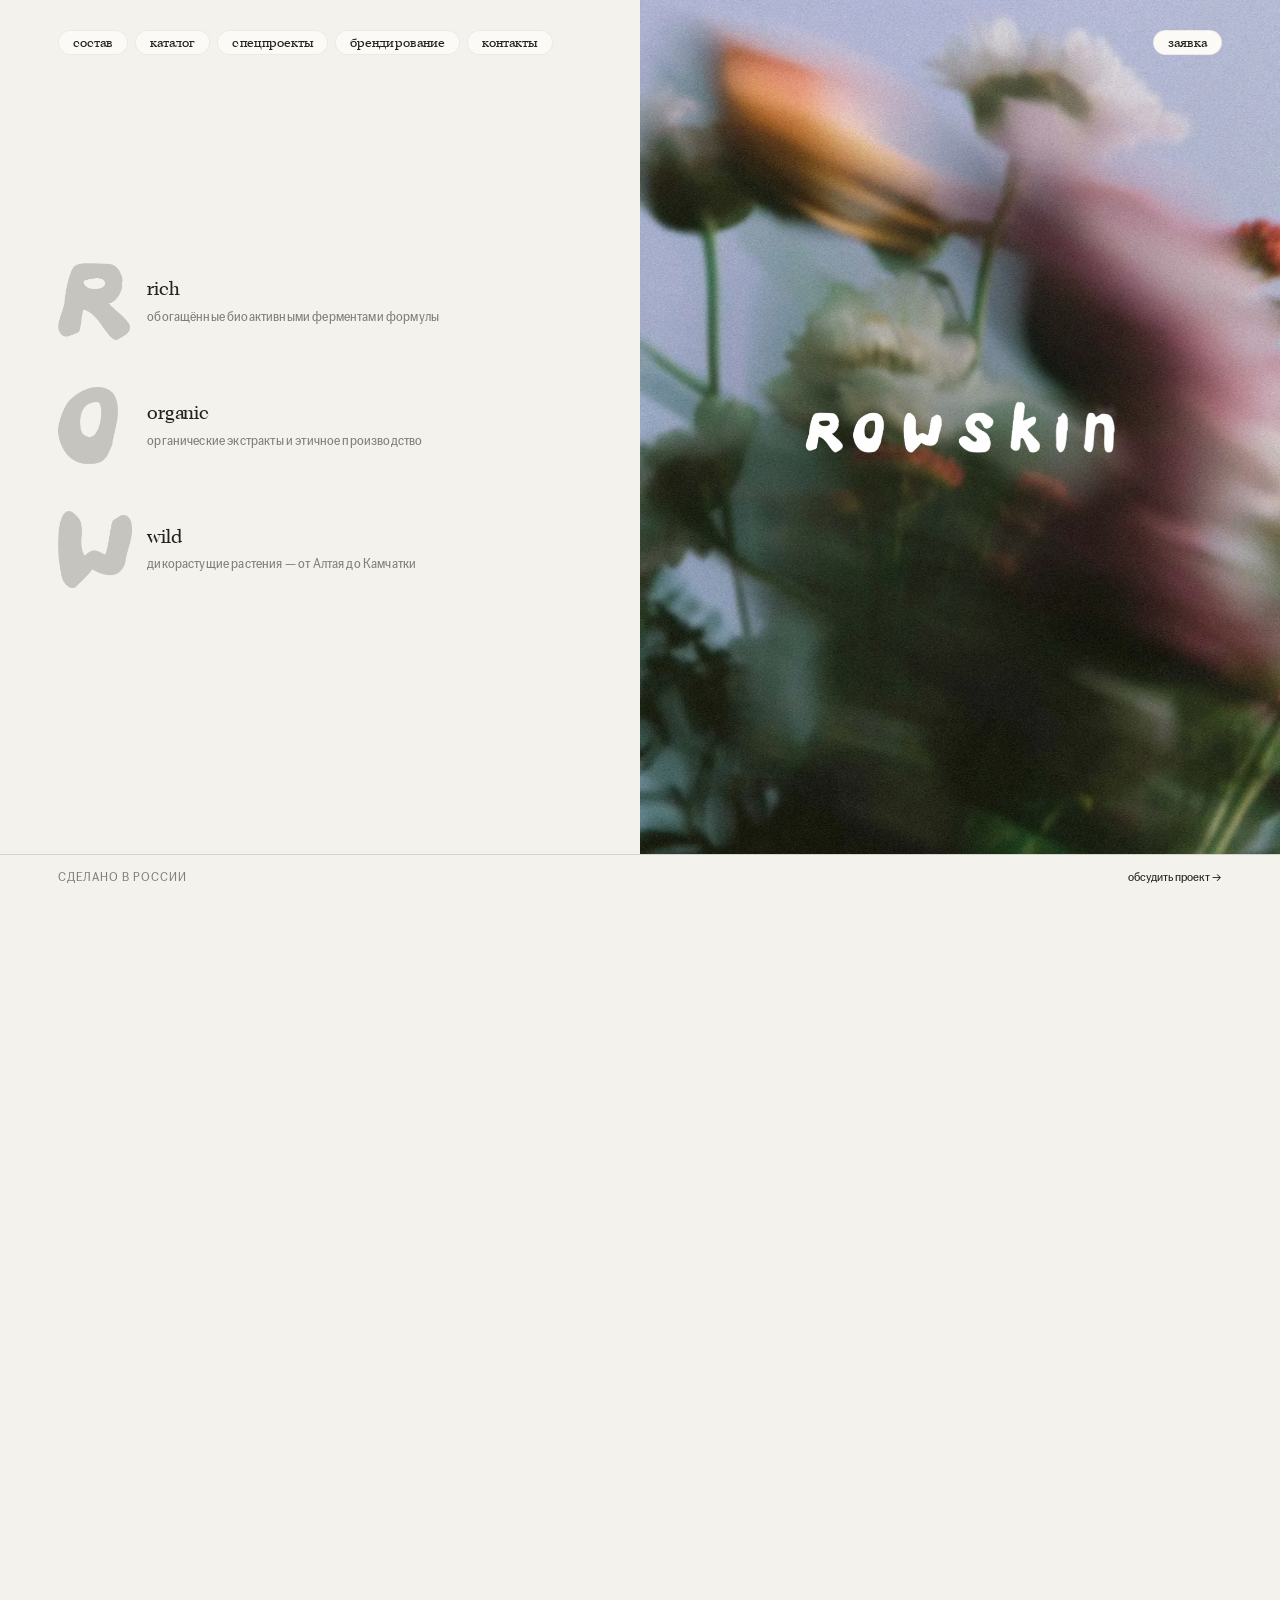
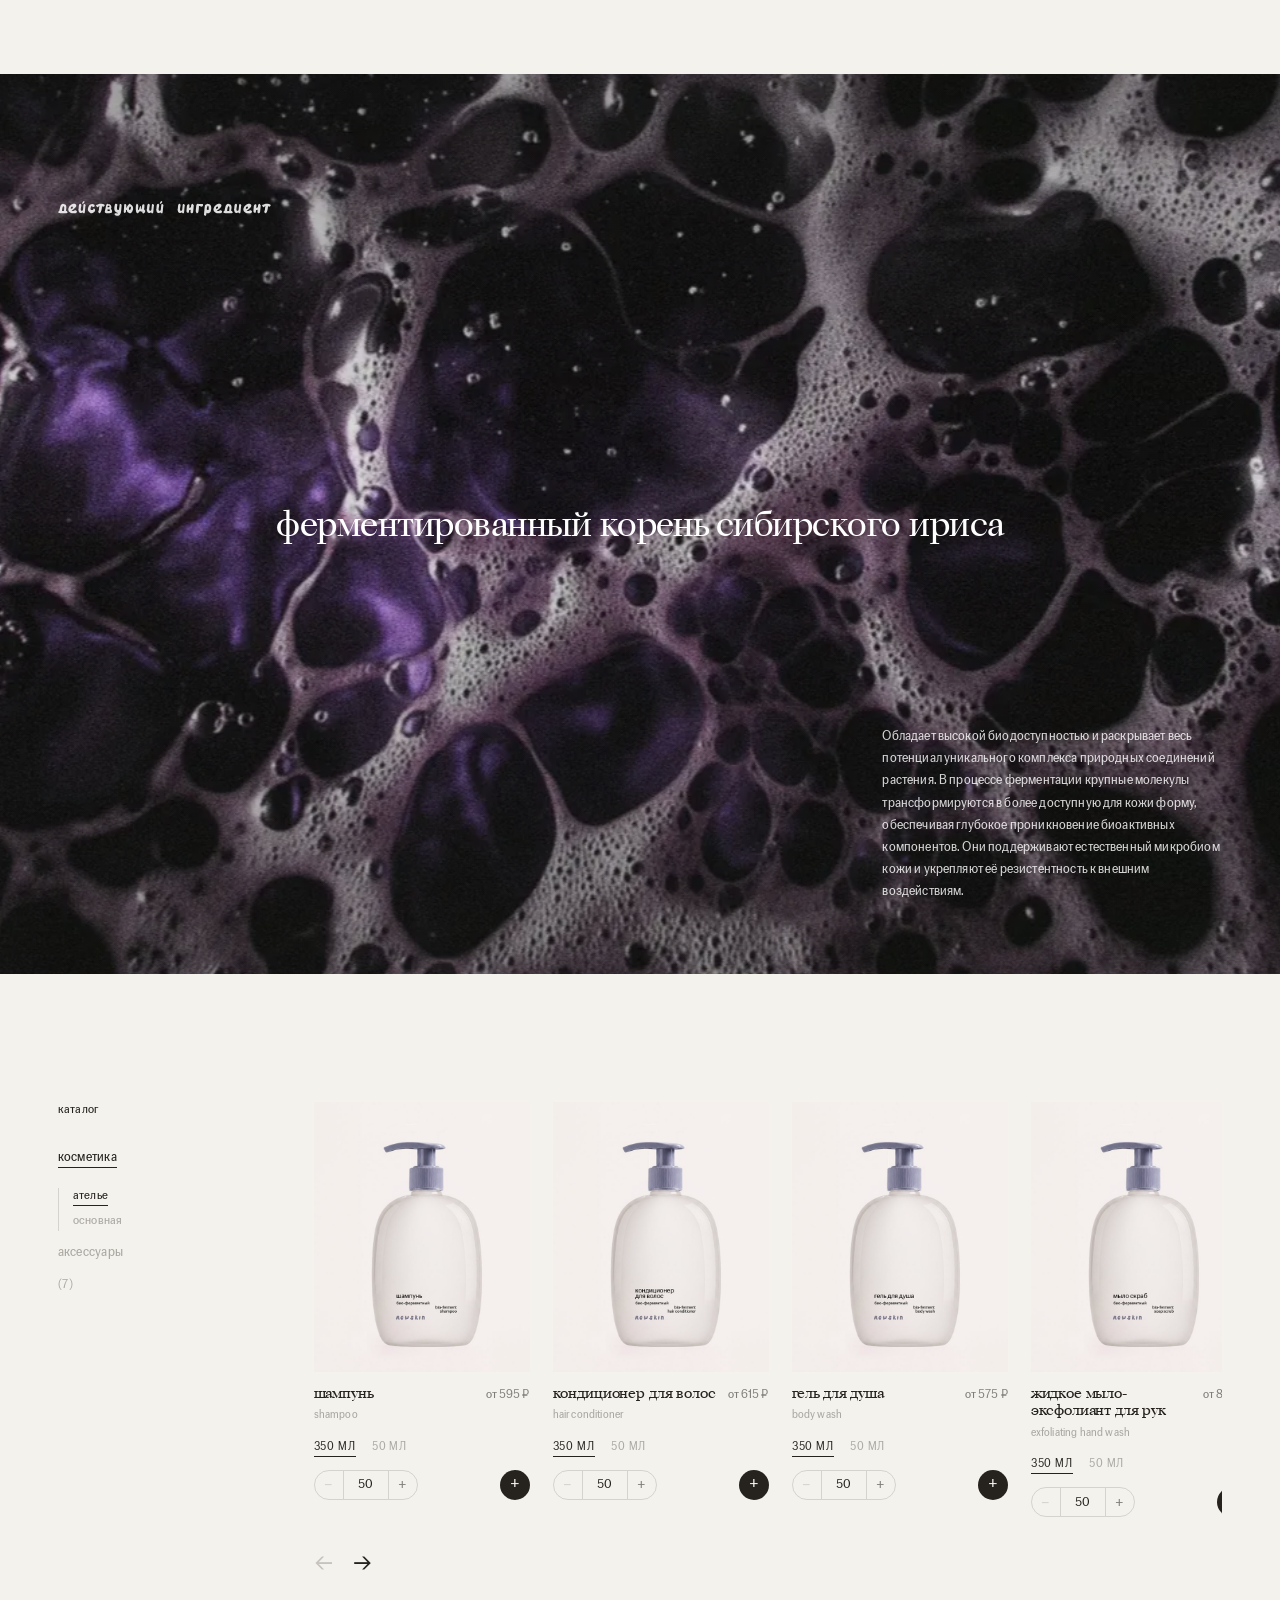
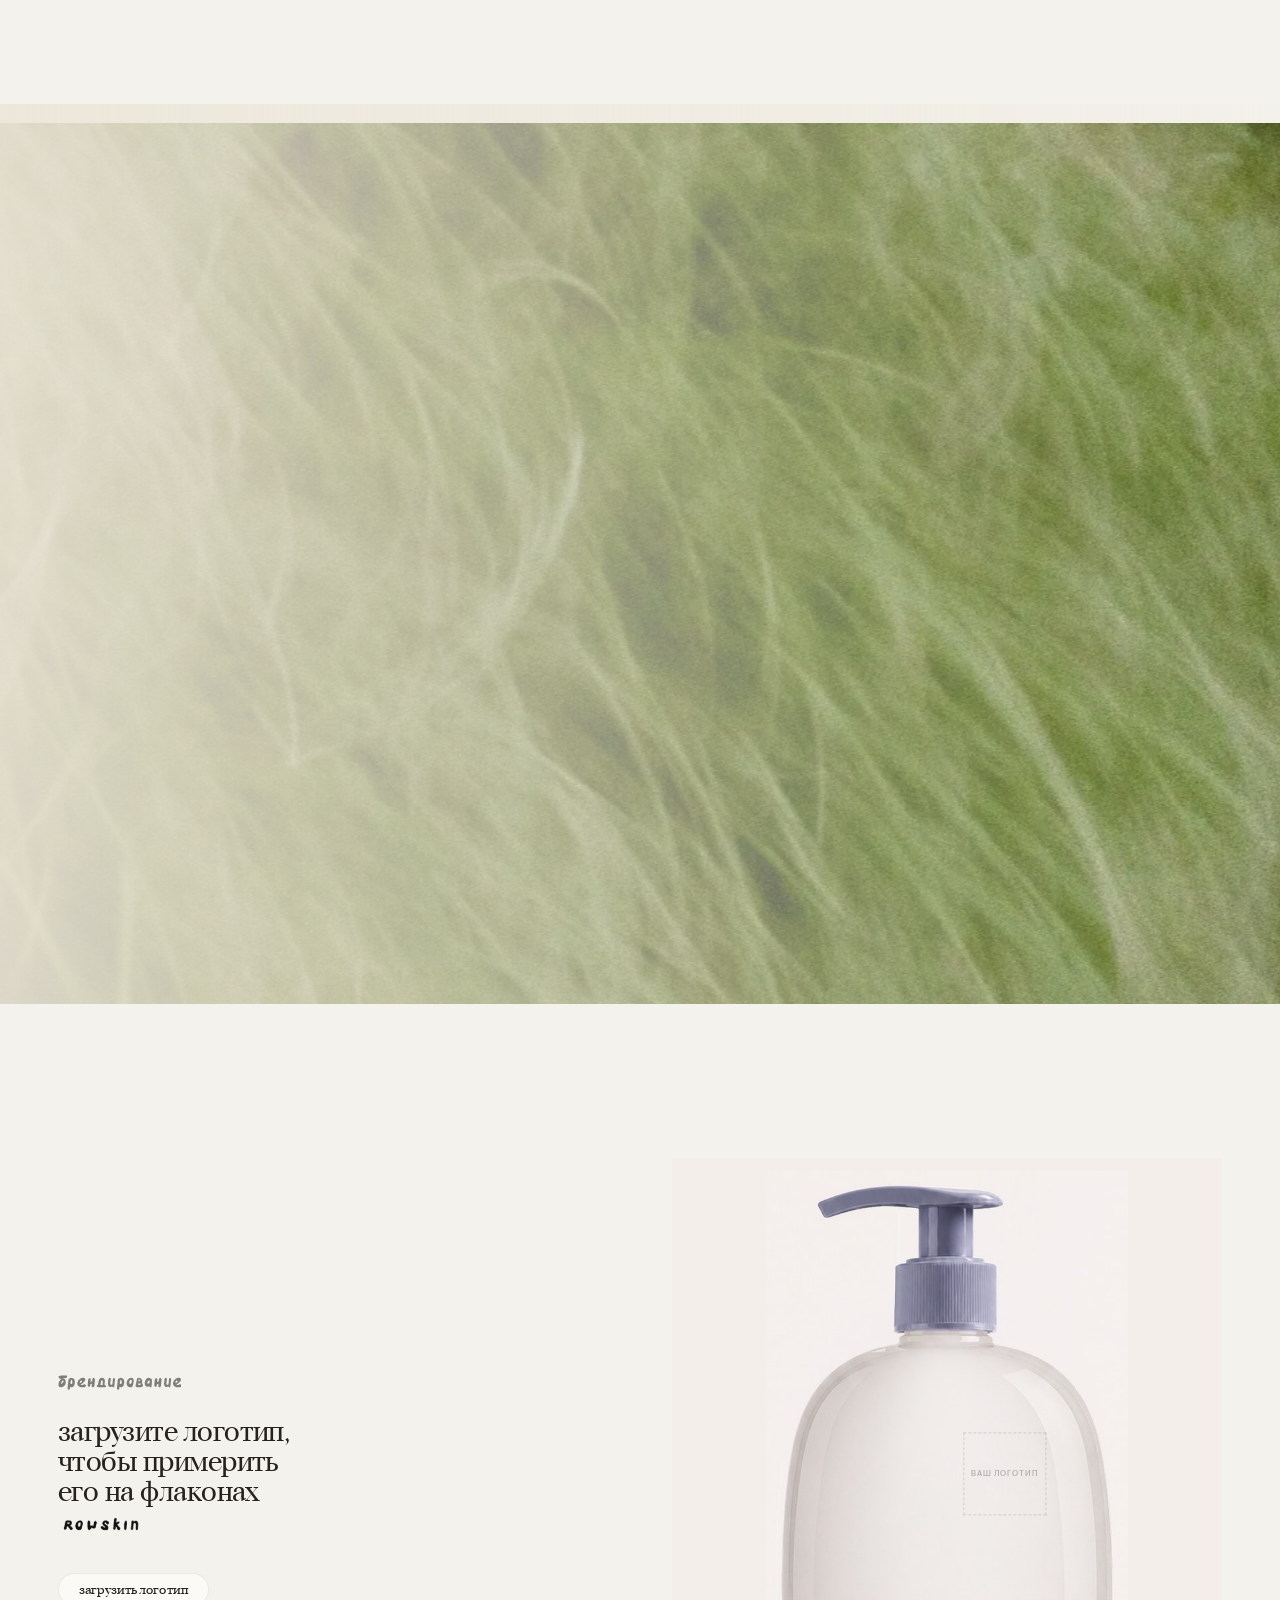
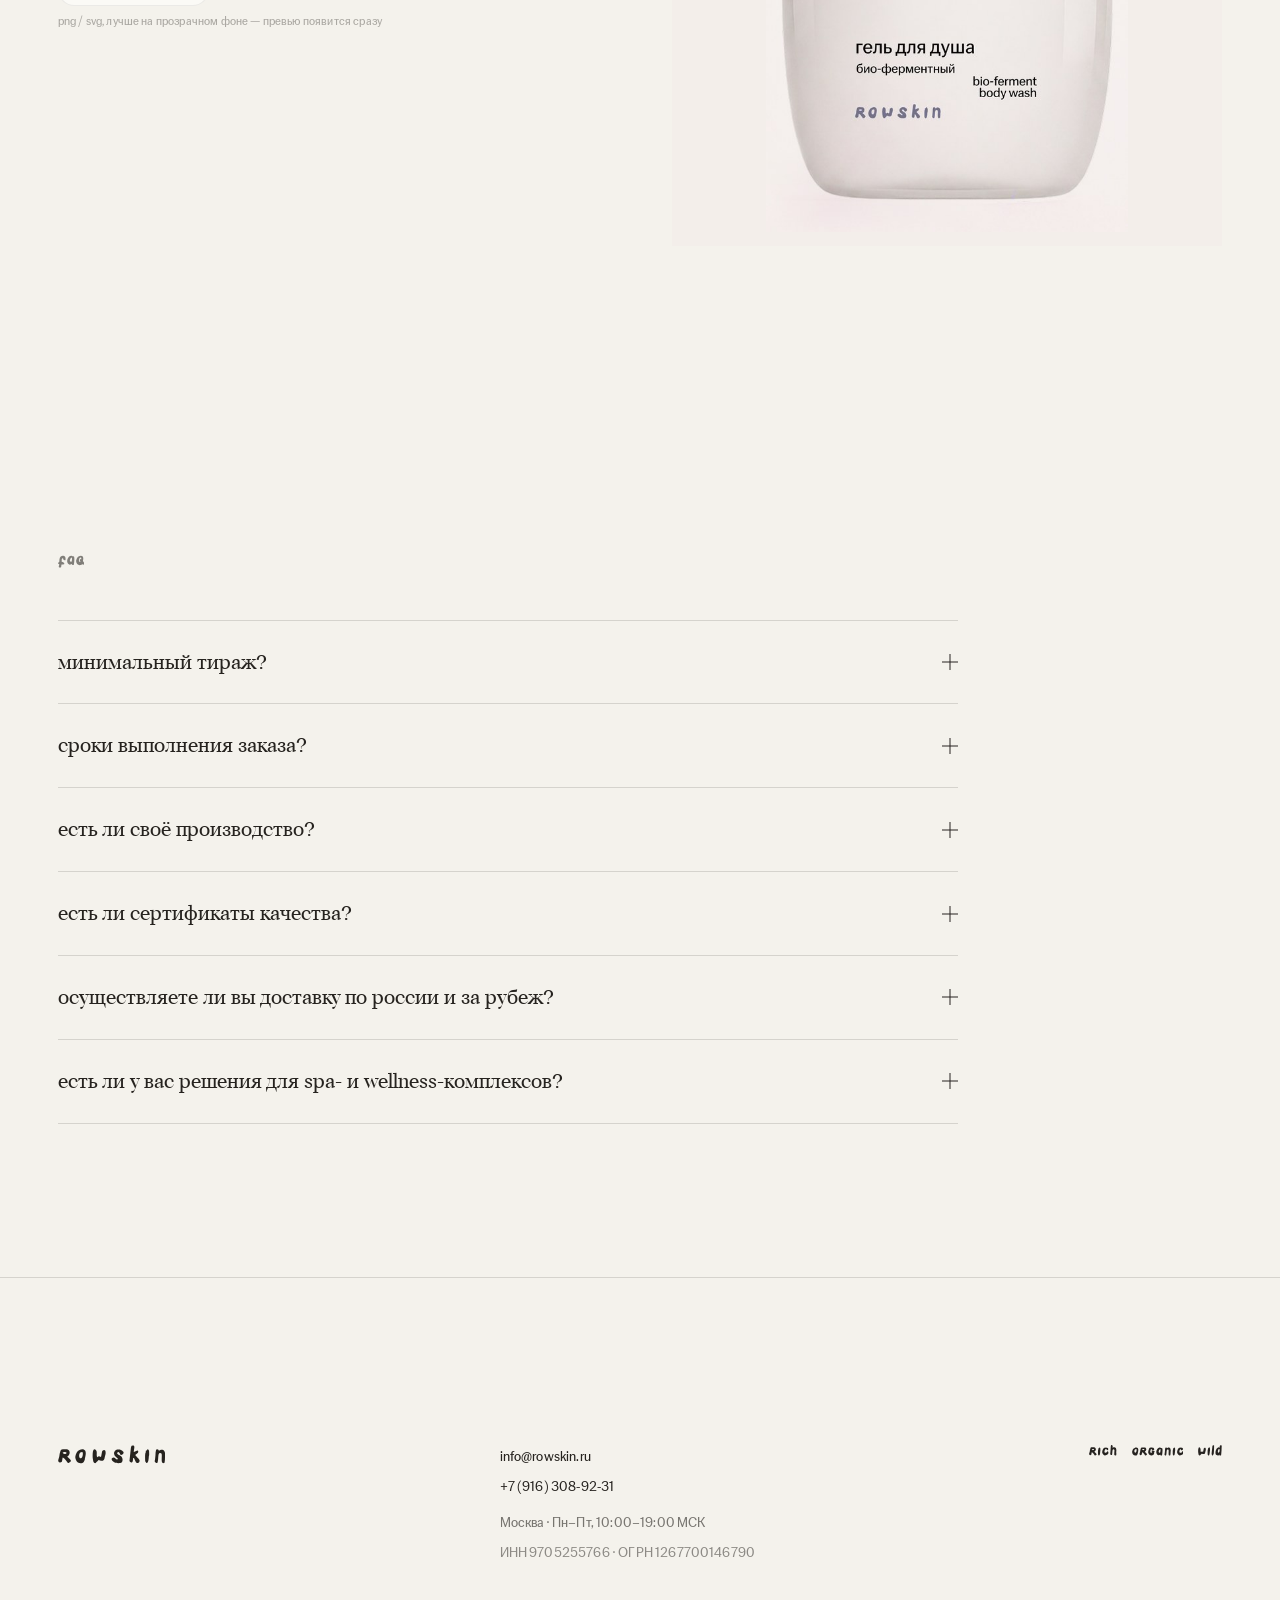
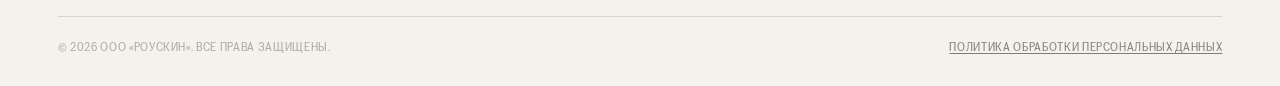
<file: index.html>
<!DOCTYPE html>
<html lang="ru">
<head>
<meta charset="UTF-8" />
<meta name="viewport" content="width=device-width, initial-scale=1.0" />
<title>rowskin — ферментированная косметика для HoReCa под вашим брендом</title>
<meta name="description" content="rowskin — российский бренд ферментированной косметики для отелей, ресторанов и спа. Брендирование под ваш логотип, полный цикл производства." />
<meta name="theme-color" content="#ECE6D9" />
<meta property="og:title" content="био-ферментная косметика для отелей" />
<meta property="og:locale" content="ru_RU" />
<link rel="icon" href="assets/favicon-r.png?v=2" type="image/png" />
<link rel="apple-touch-icon" href="assets/favicon-r.png?v=2" />
<link rel="preload" as="image" href="assets/hero-flowers.webp" fetchpriority="high" />
<link rel="preload" as="font" type="font/woff2" href="assets/fonts/CoFoGothic-Regular.woff2" crossorigin />
<link rel="preload" as="font" type="font/woff2" href="assets/fonts/TTLivretDisplay-Regular.woff2" crossorigin />
<link rel="stylesheet" href="styles.css" />
</head>
<body>

<!-- HEADER -->
<header class="site-header" id="top">
  <div class="header-inner">
    <div class="nav-cluster">
      <nav class="nav" aria-label="Навигация">
        <a href="#ingredients">состав</a>
        <a href="#catalog">каталог</a>
        <a href="#special">спецпроекты</a>
        <a href="#branding">брендирование</a>
        <a href="#contacts">контакты</a>
      </nav>
      <button class="menu-toggle" id="menuToggle" aria-label="Меню" aria-expanded="false"><span></span><span></span></button>
    </div>
    <div class="header-right">
      <a class="brand" href="#top" aria-label="rowskin"><img class="brand-logo" src="assets/rowskin-logo-black.png" alt="rowskin" /></a>
      <button class="cart-toggle" id="cartToggle" aria-label="Заявка">заявка<span class="cart-count" id="cartCount" data-count="0">0</span></button>
    </div>
  </div>
</header>

<div class="mobile-menu" id="mobileMenu" aria-hidden="true">
  <nav>
    <a href="#ingredients">состав</a><a href="#catalog">каталог</a>
    <a href="#special">спецпроекты</a><a href="#branding">брендирование</a><a href="#contacts">контакты</a>
  </nav>
</div>

<main>

  <!-- HERO — scroll-morph: r.o.w. ⟷ headline · logo ⟷ animation (image stays) -->
  <section class="hero" id="hero">
    <a id="row" class="anchor"></a>
    <div class="hero-pin">
      <div class="hero-left">
        <div class="hero-roll" id="heroRoll">
          <!-- slide A — r.o.w. -->
          <div class="hero-slide st-row">
            <div class="row-list">
              <div class="bf-item" data-i="r"><h3 class="bf-h">rich</h3><p class="bf-b">обогащённые биоактивными ферментами формулы</p></div>
              <div class="bf-item" data-i="o"><h3 class="bf-h">organic</h3><p class="bf-b">органические экстракты и этичное производство</p></div>
              <div class="bf-item" data-i="w"><h3 class="bf-h">wild</h3><p class="bf-b">дикорастущие растения — от Алтая до Камчатки</p></div>
            </div>
          </div>
          <!-- slide B — hero headline -->
          <div class="hero-slide st-head">
            <h1 class="hero-title">био-ферментная косметика и аксессуары</h1>
            <div class="hero-cols">
              <p class="hero-sub">для отелей, ресторанов и спа</p>
              <p class="hero-note">с вашим логотипом.</p>
            </div>
            <a class="hero-shop" href="#catalog"><span class="sr-only">в каталог</span><svg class="wm wm-catalog" viewBox="0 0 162.21 28.76" fill="currentColor" aria-hidden="true"><path d="M67.75,23.51c-.38-.16-.85-1.96-1.23-1.87l-3.87,1.03c-2.28,0-3.97-2.3-4.67-4.81-.27-.98,0-4.07,0-4.07,0-.87.67-1.94.96-2.72,1.73-4.37,6.62-7.66,10.16-3.78.38-.29.77-.58.96-.49,1.15.39,1.34,2.33,1.44,4.07.19,3.3-.52,11.93-1.29,12.61,0,0-1.89.26-2.46.03ZM65.99,17.17c1.12-.71,1.53-6.79.67-7.81-.56-.66-1.08.42-1.71.71-1.74.82-2.33,6.69-1.75,6.2,0,0,1.8,1.51,2.78.89Z"/>
  <path d="M103.5,23.51c-.38-.16-.85-1.96-1.23-1.87l-3.87,1.03c-2.28,0-3.97-2.3-4.67-4.81-.27-.98,0-4.07,0-4.07,0-.87.67-1.94.96-2.72,1.73-4.37,6.62-7.66,10.16-3.78.38-.29.77-.58.96-.49,1.15.39,1.34,2.33,1.44,4.07.19,3.3-.52,11.93-1.29,12.61,0,0-1.89.26-2.46.03ZM101.74,17.17c1.12-.71,1.53-6.79.67-7.81-.56-.66-1.08.42-1.71.71-1.74.82-2.33,6.69-1.75,6.2,0,0,1.8,1.51,2.78.89Z"/>
  <path d="M140.93,21.87c-.6.6-1,1.19-2.09,1.49-5.67,1.39-8.66-2.69-9.16-7.07-.2-1.79,1.29-5.97,2.49-7.46,2.59-2.79,7.46-4.88,10.25-1.59,2.09,3.78,0,8.26-.4,11.84l-1.19,2.69h0l.1.1ZM138.74,9.23c-5.08,0-4.08,6.87-3.28,7.36,3.98,3.68,5.27-7.36,3.28-7.36Z"/>
  <path d="M117.17,14.81l-1.39,5.73c-.28.88-.9,1.38-1.74,1.58-.32.08-1.44.16-1.7.1s-.55-.22-.82-.75c-.07-.13-.02-1.6-.02-1.6l1.73-7.77,1.49-2.22c.06-.33.04-1.66,2.05-2.81,0,0,3.77-2.46,5.78-1.09.8.55,2.09.96,2.45,2.85.53,3.57.62,7.02.18,10.52-.29,1.92-.5,2.86-.96,3.7-.06.12-3.49.21-3.49.21l-.85-1.11c-.06-.08.05-.53-.06-.54l.25-.99c.72-3.07,2.06-10.24.45-10.7-1.78-.52-2.67,2.83-3.34,4.9Z"/>
  <path d="M45.22,21.85c-.7,2.59-3.38,1.99-4.28-.2l1.37-13.2c.5-1,.5-2.79,1.79-2.89v.4c1.19-.9,2.49,0,2.69,1.19s-.38,2.35-.08,2.65l4.48-1.89c1.49,0,1.39,1.89.8,3.09-.5.9-3.38,2.29-3.28,2.99,0,.3,2.79,3.18,3.18,3.68,1.29,1.49,2.99,2.59,1.99,4.88-.6,1.49-3.18,2.19-4.38,1.09l-2.59-5.47-.7-.6-.5.2c-.2,1.19,0,2.79-.4,3.88h0v.2h-.1Z"/>
  <path d="M3.16,23.45c-.29-.1-1.24-.73-1.26-.87l-.57-.03c-1-1.43-.73-2.68-.35-4.02.51-1.81.79-3.56,1.25-5.48l1.17-5.31s.5-1.33.91-1.59c.89-.56,1.15-.8,2.14-.33.55.26.81.47,1.5.36,1.34-.2.32-.34,1.59.18,2.78,1.15,3.95,3.7,3.69,6.13-.09.85-.27,1.6-.87,2.18l1.32,2c1.37,2.08,1.43,5.67-.82,6.34,0,0-8.78.75-9.7.44ZM9.2,11.35c.05-.25.44-1.26.43-1.41-.1-.87-2.54-1.06-3.19-.51-.45.39-.6,2.08-.14,2.44.57.44,1.93-.15,2.29-.33s.53.19.61-.2ZM10.41,17.08c-.7-1.06-1.79-.41-3.01-.71-.29-.07-.49-.5-.75-.36-.69.37-1.2,2.12-.63,2.67.6.58,2.57.22,3.39.26.42.02,1.19-1.59,1.01-1.86Z"/>
  <path d="M80.43,22.66c-.29-.42-1.14-1.16-1.17-1.66-.03-.58,1.33-3.39,1.45-5.06.13-1.9.31-4.89,1.18-6.73l-3.69,2.59c-1.27.21-1.5-.87-2.15-1.74-.25-.34-.9-.62-.85-1.52.02-.38.59-1,.92-1.19.78-.45,3.43-1.11,3.43-1.11,3.13-1.01,8.78-1.05,11.63.91,0,0,.4.85.46,1.19s-.32,1.01-.58,1.25l-1.71,1.58-2.82-.92c-.29,4.33-.97,10.26-3.84,13.24,0,0-.58.3-.87.07-.23-.18-1.31-.79-1.39-.9Z"/>
  <path d="M152.15,21.67c-.69,1.28-1.54,2.07-2.2,1.95-.09-.02-.55.09-.92-.14-.05-.03-.73-.67-.71-1.46-.29-.21-.69-.65-.75-1.2l-.23-2.15.92-9.31c.1-1.28.43-2.58,1.58-3.35.59-.39,1.91-.49,2.57-.43.39.63,1.43,0,2.07.29h6.14c.51.22.77,1.25.77,1.81,0,1.02-.76,1.66-1.2,2.38-1.54,2.53-6.08-1.19-6.77-.38,0,0-.11,9.85-1.27,11.99Z"/></svg><span class="hero-shop-arr"> →</span></a>
          </div>
        </div>
      </div>
      <figure class="hero-media" aria-hidden="true">
        <img class="hero-img" id="heroImg" src="assets/hero-flowers.webp" alt="" fetchpriority="high" />
        <img class="hero-img hero-bw" id="ovBw" src="assets/hero-bw.webp" alt="" fetchpriority="low" />
        <div class="ov-scrim" id="ovScrim"></div>
        <img class="hero-ov ov-logo" id="ovLogo" src="assets/rowskin-logo-white.png" alt="rowskin" />
      </figure>
      <div class="hero-bar">
        <span class="hero-bar-made">сделано в россии</span>
        <button class="hero-bar-cta" type="button" data-inquire>обсудить проект →</button>
      </div>
    </div>
  </section>

  <!-- ACTIVE INGREDIENT — full-bleed feature (delta bg), centered title, right body -->
  <section class="feature" id="ingredients">
    <figure class="feature-bg"><img src="assets/ingredient.webp" alt="" data-parallax="0.16" loading="lazy" /></figure>
    <p class="label feature-label"><span class="sr-only">действующий ингредиент</span><svg class="wm wm-ingredient" viewBox="0 0 408.41 28.76" fill="currentColor" aria-hidden="true"><path d="M165.07,15.66c.6-2.4.69-4.31.69-7.06,0-1.32-.61-2.54-2.11-2.14-.1.1-1.9,1.3-1.9,1.3-.6.7-1.2,7.9-1.9,7.9-1.75.1.2-5.71-1.22-6.25-2.2-.84-2.43,8.09-4.69,7.74-1.6-.55,1.28-7.98-.82-10.28-1-1.1-1.57-2.11-2.77-.61-1.4,1.9-1.2,7.2-1.2,9.6.1,1,.6,5,1,5.8.5,1,1.7,2.4,2.9,1.8.1-.1,2.2-2.2,2.6-2.6.49-.39,1.06-1.16,1.37-1.66,1.91,1.18,4.95,2.13,6.63.26.04-.05.06-.09.1-.13.15.13.21.27.11.46-.67,1.23-1.96.28-2.31,2.93,1.28,1.55,4.28,1.58,5.29-1.49,1.01-3.08-.56-3.57-1.78-5.57Z"/>
  <path d="M17.27,19.93c-.3-.3-1.05-.62-1.05-.62-.12-.12-.45-.29-.78-.25.07-1.42.1-2.69.15-3.96.1-.5.4-1,.4-1.4.1-1.5-.03-5.44-1.33-6.44-1.2-1-2.94-1.74-4.54-1.74,0,0-2.25-.25-3.93,1.56-1.14,1.23-1.86,3.6-2.36,5.7-.41,1.73-1.18,4.61-1.36,6.38-.29.11-.57.26-.91.51-1.29.9-1.81,1.46-.62,2.76,1.29,1.5,9.13,1.28,9.92,1.28.36,0,1.32,0,2.33-.02.13.01.27,0,.4,0,1.1-.03,2.18-.08,2.52-.17h.2c.99-.4,1.59-1,1.98-1.5.59-.6-.63-1.68-1.03-2.08ZM7.55,19.06c.51-3.05.96-7.3,1.89-8.38.9-.9,1.97-.5,2.37.7.5,1.33-.22,4.91-.26,7.6-1.52-.1-2.47.05-4,.09Z"/>
  <path d="M334,19.93c-.3-.3-1.05-.62-1.05-.62-.12-.12-.45-.29-.78-.25.07-1.42.1-2.69.15-3.96.1-.5.4-1,.4-1.4.1-1.5-.03-5.44-1.33-6.44-1.2-1-2.94-1.74-4.54-1.74,0,0-2.25-.25-3.93,1.56-1.14,1.23-1.86,3.6-2.36,5.7-.41,1.73-1.18,4.61-1.36,6.38-.29.11-.57.26-.91.51-1.29.9-1.81,1.46-.62,2.76,1.29,1.5,9.13,1.28,9.92,1.28.36,0,1.32,0,2.33-.02.13.01.27,0,.4,0,1.1-.03,2.18-.08,2.52-.17h.2c.99-.4,1.59-1,1.98-1.5.59-.6-.63-1.68-1.03-2.08ZM324.28,19.06c.51-3.05.96-7.3,1.89-8.38.9-.9,1.97-.5,2.37.7.5,1.33-.22,4.91-.26,7.6-1.52-.1-2.47.05-4,.09Z"/>
  <path d="M70.82,15.63c.38.46.1,2.93.1,2.93-.18.53-.04,1.49-1.95,2.83-1,.71-4.45,2.6-6.15,1.99-2-.82-3.6-2.04-4.7-4.08s-.5-1.53-.7-2.24,0-3.16.5-4.59c.8-2.35,1.8-4.59,4-5.91,2.2-1.33,5.3-1.63,7.8.51,0,0,.46,1.23.47,1.79.05,3.27-1.38,2.62-3.6,2.88-1.32.16-.64-2.91-1.43-2.41-1.9,1.22-3.44,5.1-2.59,6.81.7,1.4,1.68,1.2,2.38,1.2,1.5,0,2.47-.78,2.47-.78.5-.41.09-1.89.9-2.14,1.37-.43,2.06.68,2.5,1.22Z"/>
  <path d="M92.24,23.47c-.29-.1-1.24-.74-1.27-.88l-.57-.03c-1-1.44-.73-2.7-.35-4.03.52-1.82.8-3.57,1.25-5.51l1.17-5.33s.5-1.34.92-1.6c.9-.57,1.15-.8,2.15-.33.55.26.81.47,1.5.36,1.35-.21.32-.34,1.6.19,2.79,1.15,3.97,3.71,3.71,6.16-.09.86-.27,1.61-.87,2.19l1.32,2.01c1.38,2.09,1.44,5.7-.83,6.37,0,0-8.82.76-9.74.44ZM98.31,11.32c.05-.25.44-1.27.43-1.41-.1-.87-2.55-1.07-3.2-.51-.45.39-.61,2.09-.14,2.45.57.45,1.94-.15,2.3-.33s.53.19.62-.2ZM99.53,17.08c-.7-1.07-1.8-.41-3.03-.71-.29-.07-.49-.5-.76-.36-.7.37-1.2,2.13-.63,2.68.6.58,2.58.22,3.4.26.42.02,1.19-1.6,1.02-1.87Z"/>
  <path d="M250.97,21.34c-.02.38-.85,1.23-1.22,1.31-1.16.25-2.08-.46-2.76-1.21-.61-.68-.75-1.16-.66-2.04l.72-8.73c.15-1.5.43-3.07,1.7-3.95.47-.33,1.67-.67,2.23-.56,1.46.31,1.14,2.24,1.03,3.54l-.32,3.79,3.25-1.52.29-3.26c.16-1.87,1.92-3.32,2.88-3.2.29.04.7.48.84.79.72,1.63,1.52.94,1.4,2.2l-.59,6.45-.35,3.25c-.25,2.33-.09,5.36-2.65,5.35-.49,0-1.62-.67-1.62-.67,0,0-.93-.45-.99-.73-.14-.76.27-5.18.27-5.18l-3.07.55-.35,3.82Z"/>
  <path d="M379.32,21.34c-.02.38-.85,1.23-1.22,1.31-1.16.25-2.08-.46-2.76-1.21-.61-.68-.75-1.16-.66-2.04l.72-8.73c.15-1.5.43-3.07,1.7-3.95.47-.33,1.67-.67,2.23-.56,1.46.31,1.14,2.24,1.03,3.54l-.32,3.79,3.25-1.52.29-3.26c.16-1.87,1.92-3.32,2.88-3.2.29.04.7.48.84.79.72,1.63,1.52.94,1.4,2.2l-.59,6.45-.35,3.25c-.25,2.33-.09,5.36-2.65,5.35-.49,0-1.62-.67-1.62-.67,0,0-.93-.45-.99-.73-.14-.76.27-5.18.27-5.18l-3.07.55-.35,3.82Z"/>
  <path d="M283.33,28.36s-1.55-.03-1.7-.13c-.17-.12-.37-.58-.59-.75-.39-.29-1,.15-1.03-.46-.1-1.97,1.24-15.17,1.24-15.17.18-.98.4-3.94,1.08-4.71l1.58-.17c.72-1.49,2.08-1.62,3.54-1.39.87.14,1.66.18,2.47.52s1.97.59,2.46,1.34c1.9,2.9,1.95,7.25.71,11.11-.72,2.24-.69,2.42-2.51,4.14-.15.14-.99.94-2.98.94-.15,0-1.76-.33-1.91-.36l-1.02-.58-.07,2.32c-.83,2.98-1.22,3.17-1.29,3.34ZM288.64,16.69c.8-.86.6-9.56-1.84-7.03,0,0-2.15,5.57-1.11,6.87.52.64,1.89,1.3,2.95.16Z"/>
  <path d="M47.46,21.54l-2.7,1.6c-1.6,0-2.6,0-3.8-1-1.3-1-2-5.2-1.9-6.7,0-.4.54-1.25.64-1.75.08-.49-.2-1.3-.1-1.82.49-2.66.37-3.7.98-5.14.32-.76,1.64-1.21,2.46-1.22.49-.01.99,1.03,1.33,1.34,1.24,1.1-1.31,8.5-.41,10.9.4,1.2,2.4,1.4,3.3.5,1.7-2,.5-11.9,2.7-12.6.6-.2,2.2.8,2.6,1.4.8,1.2.2,1.7,0,2.8-.2,2-.4,4-.6,6-.2,2,0,3.9-.6,6-.2.9-.7,1.8-1.6,1.8-1.9,0-1.7-1-2.4-2h.1v-.1Z"/>
  <path d="M178.65,21.54l-2.7,1.6c-1.6,0-2.6,0-3.8-1-1.3-1-2-5.2-1.9-6.7,0-.4.54-1.25.64-1.75.08-.49-.2-1.3-.1-1.82.49-2.66.37-3.7.98-5.14.32-.76,1.64-1.21,2.46-1.22.49-.01.99,1.03,1.33,1.34,1.24,1.1-1.31,8.5-.41,10.9.4,1.2,2.4,1.4,3.3.5,1.7-2,.5-11.9,2.7-12.6.6-.2,2.2.8,2.6,1.4.8,1.2.2,1.7,0,2.8-.2,2-.4,4-.6,6-.2,2,0,3.9-.6,6-.2.9-.7,1.8-1.6,1.8-1.9,0-1.7-1-2.4-2h.1v-.1Z"/>
  <path d="M196.7,21.54l-2.7,1.6c-1.6,0-2.6,0-3.8-1-1.3-1-2-5.2-1.9-6.7,0-.4.54-1.25.64-1.75.08-.49-.2-1.3-.1-1.82.49-2.66.37-3.7.98-5.14.32-.76,1.64-1.21,2.46-1.22.49-.01.99,1.03,1.33,1.34,1.24,1.1-1.31,8.5-.41,10.9.4,1.2,2.4,1.4,3.3.5,1.7-2,.5-11.9,2.7-12.6.6-.2,2.2.8,2.6,1.4.8,1.2.2,1.7,0,2.8-.2,2-.4,4-.6,6-.2,2,0,3.9-.6,6-.2.9-.7,1.8-1.6,1.8-1.9,0-1.7-1-2.4-2h.1v-.1Z"/>
  <path d="M237.73,21.54l-2.7,1.6c-1.6,0-2.6,0-3.8-1-1.3-1-2-5.2-1.9-6.7,0-.4.54-1.25.64-1.75.08-.49-.2-1.3-.1-1.82.49-2.66.37-3.7.98-5.14.32-.76,1.64-1.21,2.46-1.22.49-.01.99,1.03,1.33,1.34,1.24,1.1-1.31,8.5-.41,10.9.4,1.2,2.4,1.4,3.3.5,1.7-2,.5-11.9,2.7-12.6.6-.2,2.2.8,2.6,1.4.8,1.2.2,1.7,0,2.8-.2,2-.4,4-.6,6-.2,2,0,3.9-.6,6-.2.9-.7,1.8-1.6,1.8-1.9,0-1.7-1-2.4-2h.1v-.1Z"/>
  <path d="M345.93,21.54l-2.7,1.6c-1.6,0-2.6,0-3.8-1-1.3-1-2-5.2-1.9-6.7,0-.4.54-1.25.64-1.75.08-.49-.2-1.3-.1-1.82.49-2.66.37-3.7.98-5.14.32-.76,1.64-1.21,2.46-1.22.49-.01.99,1.03,1.33,1.34,1.24,1.1-1.31,8.5-.41,10.9.4,1.2,2.4,1.4,3.3.5,1.7-2,.5-11.9,2.7-12.6.6-.2,2.2.8,2.6,1.4.8,1.2.2,1.7,0,2.8-.2,2-.4,4-.6,6-.2,2,0,3.9-.6,6-.2.9-.7,1.8-1.6,1.8-1.9,0-1.7-1-2.4-2h.1v-.1Z"/>
  <path d="M109.61,27.39c-.35-.31-1.67-2.37-1.19-2.85.25-.24.51-.48.72-.56.43-.17,1.81-.32,1.81-.32,1.47-.15,3.11,1.05,3.88-.73-1.68-.41-3.1-1.1-4.51-2.12-1.15-.83-1.6-2.25-1.99-3.53-.68-2.19-.31-6.07.24-8.29.25-1,.35-2.17,1.08-3.01.5-.57,1.7-.54,2.54-.36.48.11,1.79,1.05,1.7,1.54-.71,3.69-2.19,9.96,1.98,10.16.64.03,1.03-1.37,1.15-1.93.56-2.58.93-5.09,1.03-7.72.03-.91-.1-1.35.95-1.84.55-.25,1.39-.14,2.03.4,1.31,1.12.9,2.51.87,3.97l-.6,6.75c-.6,3.58-.09,7.3-3.09,9.88-3.25,2.8-7.66,1.37-8.59.56Z"/>
  <path d="M140.1,23.1c-1.26.8-2.52.78-3.82-.01l-2.7-1.65c-1.06-.65-1.35-2.74-1.57-4.11h-1.51c-.02,3.06.17,5.62-2.87,5.45-.32-.02-1.14-.6-1.14-.6-.75-1.22-.29-2.87-.25-4.37l.57-8.06c0-1.03-.03-2.57.5-3.44.23-.37,1.73-.7,2.17-.57.62.18,1.28,1.44,1.44,2.06.3,1.15.07,2.98,0,4.83l1.3.06c.2-2.38.97-3.57,2.7-5.31.8-.8,2.07-2.18,3.38-1.81,1.5.57,2.5,1.8,3.66,2.82,2.42,2.14,2.52,6.67,1.45,9.37l-1.2,3.05s-1.13,1.67-2.11,2.29ZM138.47,6.32h-.16s.16,0,.16,0l.16.02h.16s-.16,0-.16,0l-.16-.02ZM138.22,17.04c.8-.78,1.36-2.34,1.58-3.42.39-1.94-.38-2.75-2.17-3.3l-1.48,3.45c-.29.88-.51,1.3.06,2.27.33.54,1.13,1.86,2.01,1ZM142.44,20.28l-.06.37.06-.37Z"/>
  <path d="M50.67,2.35c-.59,1.46-2.15,2.86-3.78,2.98-.84.06-.79-1.2-.52-1.7.93-1.69,2.18-3.22,4.14-3.43l.15,2.15Z"/>
  <path d="M199.72,2.35c-.59,1.46-2.15,2.86-3.78,2.98-.84.06-.79-1.2-.52-1.7.93-1.69,2.18-3.22,4.14-3.43l.15,2.15Z"/>
  <path d="M78.27,22.68c-.29-.42-1.15-1.16-1.17-1.67-.03-.58,1.34-3.41,1.45-5.08.13-1.91.31-4.91,1.18-6.76l-3.71,2.61c-1.28.21-1.5-.87-2.16-1.75-.25-.34-.91-.62-.85-1.53.02-.38.6-1.01.92-1.2.78-.46,3.45-1.12,3.45-1.12,3.14-1.02,8.82-1.05,11.69.92,0,0,.4.85.46,1.19s-.32,1.01-.59,1.26l-1.72,1.58-2.83-.93c-.29,4.35-.97,10.31-3.86,13.31,0,0-.58.3-.87.07-.23-.18-1.32-.8-1.4-.9Z"/>
  <path d="M396.6,22.68c-.29-.42-1.15-1.16-1.17-1.67-.03-.58,1.34-3.41,1.45-5.08.13-1.91.31-4.91,1.18-6.76l-3.71,2.61c-1.28.21-1.5-.87-2.16-1.75-.25-.34-.91-.62-.85-1.53.02-.38.6-1.01.92-1.2.78-.46,3.45-1.12,3.45-1.12,3.14-1.02,8.82-1.05,11.69.92,0,0,.4.85.46,1.19s-.32,1.01-.59,1.26l-1.72,1.58-2.83-.93c-.29,4.35-.97,10.31-3.86,13.31,0,0-.58.3-.87.07-.23-.18-1.32-.8-1.4-.9Z"/>
  <path d="M26.18,18.61c2.03.52,3.02.55,4.91.08.98-1,2.31-1.17,3.53-.59s1.73,1.7,1.67,2.71c-.05.78-.53,1.55-1.39,1.99-2.51,1.29-5.85.84-8.69.46-3.15-.43-5.77-2.74-6.45-5.86-.47-2.18,1.14-6.01,2.71-7.75,1.56-1.72,3.31-2.86,5.48-3.71,2.6-1.01,6.76-.29,7.09,2.54-.11,1.98-1.29,3.67-2.69,4.93l-1.94,1.75c-1.08.97-3.49,2.79-4.77,3.33-.44-.21-2.89-2.32-2.62-2.56.95-.87,4.66-1.38,4.66-1.38,1.12-1.26.95-3.11.24-3.59-1.1-.74-1.28-1.2-2.9,1.23-.99,1.49-.22,3.44.1,5.13l1.05,1.31Z"/>
  <path d="M304.56,18.61c2.03.52,3.02.55,4.91.08.98-1,2.31-1.17,3.53-.59s1.73,1.7,1.67,2.71c-.05.78-.53,1.55-1.39,1.99-2.51,1.29-5.85.84-8.69.46-3.15-.43-5.77-2.74-6.45-5.86-.47-2.18,1.14-6.01,2.71-7.75,1.56-1.72,3.31-2.86,5.48-3.71,2.6-1.01,6.76-.29,7.09,2.54-.11,1.98-1.29,3.67-2.69,4.93l-1.94,1.75c-1.08.97-3.49,2.79-4.77,3.33-.44-.21-2.89-2.32-2.62-2.56.95-.87,4.66-1.38,4.66-1.38,1.12-1.26.95-3.11.24-3.59-1.1-.74-1.28-1.2-2.9,1.23-.99,1.49-.22,3.44.1,5.13l1.05,1.31Z"/>
  <path d="M361.89,18.61c2.03.52,3.02.55,4.91.08.98-1,2.31-1.17,3.53-.59s1.73,1.7,1.67,2.71c-.05.78-.53,1.55-1.39,1.99-2.51,1.29-5.85.84-8.69.46-3.15-.43-5.77-2.74-6.45-5.86-.47-2.18,1.14-6.01,2.71-7.75,1.56-1.72,3.31-2.86,5.48-3.71,2.6-1.01,6.76-.29,7.09,2.54-.11,1.98-1.29,3.67-2.69,4.93l-1.94,1.75c-1.08.97-3.49,2.79-4.77,3.33-.44-.21-2.89-2.32-2.62-2.56.95-.87,4.66-1.38,4.66-1.38,1.12-1.26.95-3.11.24-3.59-1.1-.74-1.28-1.2-2.9,1.23-.99,1.49-.22,3.44.1,5.13l1.05,1.31Z"/>
  <path d="M268.98,21.69c-.69,1.29-1.54,2.08-2.21,1.96-.09-.02-.55.09-.93-.14-.05-.03-.73-.68-.71-1.47-.3-.21-.69-.66-.75-1.21l-.23-2.16.93-9.36c.1-1.29.43-2.59,1.59-3.36.59-.39,1.91-.5,2.58-.43.39.64,1.44,0,2.08.29h6.17c.51.22.77,1.26.77,1.82,0,1.02-.77,1.67-1.2,2.39-1.55,2.54-6.11-1.19-6.81-.38,0,0-.11,9.89-1.27,12.05Z"/></svg></p>
    <h2 class="ing-title feature-title">ферментированный корень сибирского ириса</h2>
    <div class="feature-aside">
      <p class="ing-body feature-body">Обладает высокой биодоступностью и раскрывает весь потенциал уникального комплекса природных соединений растения. В процессе ферментации крупные молекулы трансформируются в более доступную для кожи форму, обеспечивая глубокое проникновение биоактивных компонентов. Они поддерживают естественный микробиом кожи и укрепляют её резистентность к внешним воздействиям.</p>
    </div>
  </section>

  <!-- CATALOG — horizontal best-sellers layout: tabs left, scrolling product row right -->
  <section class="section catalog-sec" id="catalog">
    <div class="container catalog-layout">
      <aside class="catalog-side">
        <p class="label catalog-label">каталог</p>
        <div class="filters" id="catalogFilters"></div>
        <span class="catalog-count" id="catalogCount"></span>
      </aside>
      <div class="catalog-main">
        <div class="product-row" id="productGrid"></div>
        <div class="catalog-nav">
          <button class="cat-arrow" id="catPrev" type="button" aria-label="назад">←</button>
          <button class="cat-arrow" id="catNext" type="button" aria-label="вперёд">→</button>
        </div>
      </div>
    </div>
  </section>

  <!-- SPECIAL PROJECTS — full-bleed -->
  <section class="special-sec" id="special">
    <div class="media-parallax special-bg"><img src="assets/special-grass.webp" alt="" data-parallax="0.2" loading="lazy" /></div>
    <div class="container special-card">
      <p class="label"><span class="sr-only">спецпроекты</span><svg class="wm wm-special" viewBox="0 0 207.43 28.76" fill="currentColor" aria-hidden="true"><path d="M14.23,15.61c.38.46.1,2.93.1,2.93-.18.53-.04,1.49-1.95,2.83-1,.71-4.45,2.6-6.15,1.99-2-.82-3.6-2.04-4.7-4.08-1.1-2.04-.5-1.53-.7-2.24s0-3.16.5-4.59c.8-2.35,1.8-4.59,4-5.91,2.2-1.33,5.3-1.63,7.8.51,0,0,.46,1.23.47,1.79.05,3.27-1.38,2.62-3.6,2.88-1.32.16-.64-2.91-1.43-2.41-1.9,1.22-3.44,5.1-2.59,6.81.7,1.4,1.68,1.2,2.38,1.2,1.5,0,2.47-.78,2.47-.78.5-.41.09-1.89.9-2.14,1.37-.43,2.06.68,2.5,1.22Z"/>
  <path d="M100.28,28.35s-1.55-.03-1.7-.13c-.17-.12-.37-.58-.59-.75-.39-.29-1,.15-1.03-.46-.1-1.97,1.24-15.17,1.24-15.17.18-.98.4-3.94,1.08-4.71l1.58-.17c.72-1.49,2.08-1.62,3.54-1.39.87.14,1.66.18,2.47.52s1.97.59,2.46,1.34c1.9,2.9,1.95,7.25.71,11.11-.72,2.24-.69,2.42-2.51,4.14-.15.14-.99.94-2.98.94-.15,0-1.76-.33-1.91-.36l-1.02-.58-.07,2.32c-.83,2.98-1.22,3.17-1.29,3.34ZM105.59,16.68c.8-.86.6-9.56-1.84-7.03,0,0-2.15,5.57-1.11,6.87.52.64,1.89,1.3,2.95.16Z"/>
  <path d="M126.41,21.88c-.6.6-1,1.2-2.1,1.5-5.7,1.4-8.7-2.7-9.2-7.1-.2-1.8,1.3-6,2.5-7.5,2.6-2.8,7.5-4.9,10.3-1.6,2.1,3.8,0,8.3-.4,11.9l-1.2,2.7h0l.1.1ZM124.21,9.18c-5.1,0-4.1,6.9-3.3,7.4,4,3.7,5.3-7.4,3.3-7.4Z"/>
  <path d="M157.61,21.86c-.7,2.6-3.4,2-4.3-.2l1.38-13.26c.5-1,.5-2.8,1.8-2.9v.4c1.2-.9,2.5,0,2.7,1.2s-.38,2.36-.08,2.66l4.5-1.9c1.5,0,1.4,1.9.8,3.1-.5.9-3.4,2.3-3.3,3,0,.3,2.8,3.2,3.2,3.7,1.3,1.5,3,2.6,2,4.9-.6,1.5-3.2,2.2-4.4,1.1l-2.6-5.5-.7-.6-.5.2c-.2,1.2,0,2.8-.4,3.9h0v.2h-.1Z"/>
  <path d="M23.83,15.15l-1.4,5.76c-.28.88-.9,1.39-1.74,1.59-.33.08-1.44.16-1.71.1s-.55-.22-.82-.76c-.07-.13-.02-1.61-.02-1.61l1.74-7.81,1.08-5.94c.06-.33.57-.89.89-.97.8-.18,1.83.87,1.97,2.06,0,0,3.4-2.67,5.41-1.3.8.55,2.1.96,2.46,2.86.53,3.58.62,7.05.18,10.57-.29,1.93-.51,2.87-.97,3.72-.06.12-3.51.21-3.51.21l-.85-1.11c-.06-.08.05-.53-.06-.54l.25-.99c.72-3.08,2.07-10.29.45-10.75-1.79-.52-2.69,2.84-3.35,4.92Z"/>
  <path d="M84.12,15.15l-1.4,5.76c-.28.88-.9,1.39-1.74,1.59-.33.08-1.44.16-1.71.1s-.55-.22-.82-.76c-.07-.13-.02-1.61-.02-1.61l1.74-7.81,1.08-5.94c.06-.33.57-.89.89-.97.8-.18,1.83.87,1.97,2.06,0,0,3.4-2.67,5.41-1.3.8.55,2.1.96,2.46,2.86.53,3.58.62,7.05.18,10.57-.29,1.93-.51,2.87-.97,3.72-.06.12-3.51.21-3.51.21l-.85-1.11c-.06-.08.05-.53-.06-.54l.25-.99c.72-3.08,2.07-10.29.45-10.75-1.79-.52-2.69,2.84-3.35,4.92Z"/>
  <path d="M71.73,15.93l.52-5.35c.1-1.52.22-1.69.22-4.22,0-.8-2.98-.8-3.47-.54-.93.51-.95,1.02-.98,1.97-.09,2.75-.41,5.37-.91,8.05-.11.58-1.66,2.21-2.22,2.18-3.69-.21-1.58-5.23-.73-10.66.08-.5-1.74-1.63-2.17-1.74-.74-.19-1.81-.22-2.25.37-.64.87-1.22,4.11-1.44,5.16-.49,2.31-.53,4.44.06,6.72.35,1.34.95,2.72,1.97,3.58,1.25,1.06,3.4,1.57,5.02,1.57,2.48.13,3.97-1.83,4.92-3.31.32.14.42.61.31.88-.51,1.24-1.64-.11-1.66,2.43,1.46,1.31,5.31.7,5.57-1.13.33-2.36-1.28-3.95-2.77-5.96Z"/>
  <g>
    <path d="M205.6,21.9c-.03.36-.05.98-.34,1.41,0,0-.73.26-1.09.29-.64.06-2.03.15-2.6-.16-.28-.15-.72-.94-.72-.94l-.19-1.8.18-4.47c.11-2.71.11-5.3.62-8.02l.87-2.19c.07-.19.62-.61.77-.5l.5.37c1.16-.14,1.16,1.03,1.29,1.94l.4,2.84.36,9.03s0,1.6-.04,2.2Z"/>
    <path d="M197.98,21.74c-1.44,2.12-5.43,2.36-7.17.68-.42.09-1.44.27-1.44.27,0,0-.78.03-1.05-.11-1.09-.57-.7-2.5-.37-3.84.8-3.24,1.24-5.95,1.67-9.14.21-1.56-.05-3.02,1.24-3.99.44-.33,2.51.17,2.78.63l.03,3.37c0,.09-.25.57-.25.67,0,.33,5.15-1.17,6.42,4.36.34,1.47.88,3.06-.1,4.5l-1.77,2.61ZM192.52,17.16c1.5.44,2.23-.08,3.22-1.67.03-.62-.82-1.18-1.29-1.23-.63-.07-1.39.06-1.65.8l-.28,2.1Z"/>
  </g>
  <path d="M43.42,18.6c2.03.52,3.02.55,4.91.08.98-1,2.31-1.17,3.53-.59s1.73,1.7,1.67,2.71c-.05.78-.53,1.55-1.39,1.99-2.51,1.29-5.85.84-8.69.46-3.15-.43-5.77-2.74-6.45-5.86-.47-2.18,1.14-6.01,2.71-7.75,1.56-1.72,3.31-2.86,5.48-3.71,2.6-1.01,6.76-.29,7.09,2.54-.11,1.98-1.29,3.67-2.69,4.93l-1.94,1.75c-1.08.97-2.22,1.88-3.5,2.42-.44-.21-3.94-.02-3.67-.27.95-.87,4.45-2.76,4.45-2.76,1.12-1.26.95-3.11.24-3.59-1.1-.74-1.28-1.2-2.9,1.23-.99,1.49-.22,3.44.1,5.13l1.05,1.31Z"/>
  <path d="M139.76,18.6c2.03.52,3.02.55,4.91.08.98-1,2.31-1.17,3.53-.59s1.73,1.7,1.67,2.71c-.05.78-.53,1.55-1.39,1.99-2.51,1.29-5.85.84-8.69.46-3.15-.43-5.77-2.74-6.45-5.86-.47-2.18,1.14-6.01,2.71-7.75,1.56-1.72,3.31-2.86,5.48-3.71,2.6-1.01,6.76-.29,7.09,2.54-.11,1.98-1.29,3.67-2.69,4.93l-1.94,1.75c-1.08.97-2.22,1.88-3.5,2.42-.44-.21-3.94-.02-3.67-.27.95-.87,4.45-2.76,4.45-2.76,1.12-1.26.95-3.11.24-3.59-1.1-.74-1.28-1.2-2.9,1.23-.99,1.49-.22,3.44.1,5.13l1.05,1.31Z"/>
  <path d="M174.61,22.67c-.29-.42-1.15-1.16-1.17-1.67-.03-.58,1.34-3.41,1.45-5.08.13-1.91.31-4.91,1.18-6.76l-3.71,2.61c-1.28.21-1.5-.87-2.16-1.75-.25-.34-.91-.62-.85-1.53.02-.38.6-1.01.92-1.2.78-.46,3.45-1.12,3.45-1.12,3.14-1.02,8.82-1.05,11.69.92,0,0,.4.85.46,1.19s-.32,1.01-.59,1.26l-1.72,1.58-2.83-.93c-.29,4.35-.97,10.31-3.86,13.31,0,0-.58.3-.87.07-.23-.18-1.32-.8-1.4-.9Z"/>
  <path d="M139.76,18.6c2.03.52,3.02.55,4.91.08.98-1,2.31-1.17,3.53-.59s1.73,1.7,1.67,2.71c-.05.78-.53,1.55-1.39,1.99-2.51,1.29-5.85.84-8.69.46-3.15-.43-5.77-2.74-6.45-5.86-.47-2.18,1.14-6.01,2.71-7.75,1.56-1.72,3.31-2.86,5.48-3.71,2.6-1.01,6.76-.29,7.09,2.54-.11,1.98-1.29,3.67-2.69,4.93l-1.94,1.75c-1.08.97-3.49,2.79-4.77,3.33-.44-.21-2.89-2.32-2.62-2.56.95-.87,4.66-1.38,4.66-1.38,1.12-1.26.95-3.11.24-3.59-1.1-.74-1.28-1.2-2.9,1.23-.99,1.49-.22,3.44.1,5.13l1.05,1.31Z"/>
  <path d="M43.42,18.6c2.03.52,3.02.55,4.91.08.98-1,2.31-1.17,3.53-.59s1.73,1.7,1.67,2.71c-.05.78-.53,1.55-1.39,1.99-2.51,1.29-5.85.84-8.69.46-3.15-.43-5.77-2.74-6.45-5.86-.47-2.18,1.14-6.01,2.71-7.75,1.56-1.72,3.31-2.86,5.48-3.71,2.6-1.01,6.76-.29,7.09,2.54-.11,1.98-1.29,3.67-2.69,4.93l-1.94,1.75c-1.08.97-3.49,2.79-4.77,3.33-.44-.21-2.89-2.32-2.62-2.56.95-.87,4.66-1.38,4.66-1.38,1.12-1.26.95-3.11.24-3.59-1.1-.74-1.28-1.2-2.9,1.23-.99,1.49-.22,3.44.1,5.13l1.05,1.31Z"/></svg><span class="lat">bespoke</span></p>
      <h2 class="h2 special-title"><em class="it">комплексная</em> персонализация</h2>
      <p class="special-body">от дизайна упаковки до авторской парфюмерной композиции</p>
      <button class="link-arrow" type="button" data-inquire>обсудить проект <span>→</span></button>
    </div>
  </section>

  <!-- BRANDING / CONFIGURATOR -->
  <section class="section branding-sec" id="branding">
    <div class="container branding-grid">
      <div class="branding-copy">
        <p class="label"><span class="sr-only">брендирование</span><svg class="wm wm-branding" viewBox="0 0 237.51 28.76" fill="currentColor" aria-hidden="true"><path d="M91.17,19.92c-.3-.3-1.05-.62-1.05-.62-.12-.12-.45-.29-.78-.25.07-1.42.1-2.69.15-3.96.1-.5.4-1,.4-1.4.1-1.5-.03-5.44-1.33-6.44-1.2-1-2.94-1.74-4.54-1.74,0,0-2.25-.25-3.93,1.56-1.14,1.23-1.86,3.6-2.36,5.7-.41,1.73-1.18,4.61-1.36,6.38-.29.11-.57.26-.91.51-1.29.9-1.81,1.46-.62,2.76,1.29,1.5,9.13,1.28,9.92,1.28.36,0,1.32,0,2.33-.02.13.01.27,0,.4,0,1.1-.03,2.18-.08,2.52-.17h.2c.99-.4,1.59-1,1.98-1.5.59-.6-.63-1.68-1.03-2.08h.01ZM81.45,19.05c.51-3.05.96-7.3,1.89-8.38.9-.9,1.97-.5,2.37.7.5,1.33-.22,4.91-.26,7.6-1.52-.1-2.47.05-4,.09h0Z"/>
  <path d="M151.27,23.46c-.29-.1-1.24-.74-1.27-.88l-.57-.03c-1-1.44-.73-2.7-.35-4.03.52-1.82.8-3.57,1.25-5.51l1.17-5.33s.5-1.34.92-1.6c.9-.57,1.15-.8,2.15-.33.55.26.81.47,1.5.36,1.35-.21.32-.34,1.6.19,2.79,1.15,3.97,3.71,3.71,6.16-.09.86-.27,1.61-.87,2.19l1.32,2.01c1.38,2.09,1.44,5.7-.83,6.37,0,0-8.82.76-9.74.44h.01ZM157.34,11.3c.05-.25.44-1.27.43-1.41-.1-.87-2.55-1.07-3.2-.51-.45.39-.61,2.09-.14,2.45.57.45,1.94-.15,2.3-.33s.53.19.62-.2h0ZM158.56,17.07c-.7-1.07-1.8-.41-3.03-.71-.29-.07-.49-.5-.76-.36-.7.37-1.2,2.13-.63,2.68.6.58,2.58.22,3.4.26.42.02,1.19-1.6,1.02-1.87Z"/>
  <path d="M61.57,21.33c-.02.38-.85,1.23-1.22,1.31-1.16.25-2.08-.46-2.76-1.21-.61-.68-.75-1.16-.66-2.04l.72-8.73c.15-1.5.43-3.07,1.7-3.95.47-.33,1.67-.67,2.23-.56,1.46.31,1.14,2.24,1.03,3.54l-.32,3.79,3.25-1.52.29-3.26c.16-1.87,1.92-3.32,2.88-3.2.29.04.7.48.84.79.72,1.63,1.52.94,1.4,2.2l-.59,6.45-.35,3.25c-.25,2.33-.09,5.36-2.65,5.35-.49,0-1.62-.67-1.62-.67,0,0-.93-.45-.99-.73-.14-.76.27-5.18.27-5.18l-3.07.55-.35,3.82h-.03Z"/>
  <path d="M189.25,21.33c-.02.38-.85,1.23-1.22,1.31-1.16.25-2.08-.46-2.76-1.21-.61-.68-.75-1.16-.66-2.04l.72-8.73c.15-1.5.43-3.07,1.7-3.95.47-.33,1.67-.67,2.23-.56,1.46.31,1.14,2.24,1.03,3.54l-.32,3.79,3.25-1.52.29-3.26c.16-1.87,1.92-3.32,2.88-3.2.29.04.7.48.84.79.72,1.63,1.52.94,1.4,2.2l-.59,6.45-.35,3.25c-.25,2.33-.09,5.36-2.65,5.35-.49,0-1.62-.67-1.62-.67,0,0-.93-.45-.99-.73-.14-.76.27-5.18.27-5.18l-3.07.55-.35,3.82h-.03Z"/>
  <path d="M116.43,28.35s-1.55-.03-1.7-.13c-.17-.12-.37-.58-.59-.75-.39-.29-1,.15-1.03-.46-.1-1.97,1.24-15.17,1.24-15.17.18-.98.4-3.94,1.08-4.71l1.58-.17c.72-1.49,2.08-1.62,3.54-1.39.87.14,1.66.18,2.47.52s1.97.59,2.46,1.34c1.9,2.9,1.95,7.25.71,11.11-.72,2.24-.69,2.42-2.51,4.14-.15.14-.99.94-2.98.94-.15,0-1.76-.33-1.91-.36l-1.02-.58-.07,2.32c-.83,2.98-1.22,3.17-1.29,3.34h.02ZM121.74,16.68c.8-.86.6-9.56-1.84-7.03,0,0-2.15,5.57-1.11,6.87.52.64,1.89,1.3,2.95.16Z"/>
  <path d="M21.77,28.35s-1.55-.03-1.7-.13c-.17-.12-.37-.58-.59-.75-.39-.29-1,.15-1.03-.46-.1-1.97,1.24-15.17,1.24-15.17.18-.98.4-3.94,1.08-4.71l1.58-.17c.72-1.49,2.08-1.62,3.54-1.39.87.14,1.66.18,2.47.52s1.97.59,2.46,1.34c1.9,2.9,1.95,7.25.71,11.11-.72,2.24-.69,2.42-2.51,4.14-.15.14-.99.94-2.98.94-.15,0-1.76-.33-1.91-.36l-1.02-.58-.07,2.32c-.83,2.98-1.22,3.17-1.29,3.34h.02ZM27.08,16.68c.8-.86.6-9.56-1.84-7.03,0,0-2.15,5.57-1.11,6.87.52.64,1.89,1.3,2.95.16Z"/>
  <path d="M176.26,23.53c-.38-.16-.85-1.97-1.24-1.88l-3.88,1.03c-2.29,0-3.99-2.31-4.69-4.84-.27-.99,0-4.09,0-4.09,0-.88.67-1.95.96-2.73,1.73-4.39,6.65-7.7,10.21-3.8.39-.29.77-.58.96-.49,1.16.39,1.35,2.34,1.45,4.09.19,3.31-.52,11.99-1.29,12.67,0,0-1.9.26-2.48.03h0ZM174.77,16.18c1.13-.71,1.4-5.01.54-6.03-.56-.67-1.16.39-1.73.78-3.37,2.73-2.45,5.82-1.87,5.33,0,0,2.08.54,3.07-.08h-.01Z"/>
  <path d="M142.81,21.88c-.6.6-1,1.2-2.1,1.5-5.7,1.4-8.7-2.7-9.2-7.1-.2-1.8,1.3-6,2.5-7.5,2.6-2.8,7.5-4.9,10.3-1.6,2.1,3.8,0,8.3-.4,11.9l-1.2,2.7h0l.1.1h0ZM140.61,9.18c-5.1,0-4.1,6.9-3.3,7.4,4,3.7,5.3-7.4,3.3-7.4Z"/>
  <path d="M11.32,20.88s-.82.92-.73,1.09l-1.05.76s-1.26.27-2.21.66c-1.07.43-3.55.08-4.51-.61-4.44-3.24-.61-10.91,3.24-14.89l-3.14-1.36c-.71-.42-1.65-1.3-2.03-2.08-.25-.51.67-2.31,1.27-2.51C6.94.34,11.59,1.01,16.99.83c.46.22.55,1.9.25,2.99-.16.6-1.02,1.15-1.34,1.72l-7.46.07c2.01,1.15,3.5.76,5.02,2.35,0,0,1.1,1.91,1.13,2.63.13,2.86.63,6.36-.94,8.47,0,0-1.98,1.76-2.33,1.83h0ZM6.31,14.88c-3.17,7,8.3-3.76,2.94-4.51-1.51-.21-2.25,3.03-2.94,4.51Z"/>
  <path d="M211.57,21.53l-2.7,1.6c-1.6,0-2.6,0-3.8-1-1.3-1-2-5.2-1.9-6.7,0-.4.54-1.25.64-1.75.08-.49-.2-1.3-.1-1.82.49-2.66.37-3.7.98-5.14.32-.76,1.64-1.21,2.46-1.22.49-.01.99,1.03,1.33,1.34,1.24,1.1-1.31,8.5-.41,10.9.4,1.2,2.4,1.4,3.3.5,1.7-2,.5-11.9,2.7-12.6.6-.2,2.2.8,2.6,1.4.8,1.2.2,1.7,0,2.8-.2,2-.4,4-.6,6-.2,2,0,3.9-.6,6-.2.9-.7,1.8-1.6,1.8-1.9,0-1.7-1-2.4-2h.1v-.1h0Z"/>
  <path d="M103.99,21.53l-2.7,1.6c-1.6,0-2.6,0-3.8-1-1.3-1-2-5.2-1.9-6.7,0-.4.54-1.25.64-1.75.08-.49-.2-1.3-.1-1.82.49-2.66.37-3.7.98-5.14.32-.76,1.64-1.21,2.46-1.22.49-.01.99,1.03,1.33,1.34,1.24,1.1-1.31,8.5-.41,10.9.4,1.2,2.4,1.4,3.3.5,1.7-2,.5-11.9,2.7-12.6.6-.2,2.2.8,2.6,1.4.8,1.2.2,1.7,0,2.8-.2,2-.4,4-.6,6-.2,2,0,3.9-.6,6-.2.9-.7,1.8-1.6,1.8-1.9,0-1.7-1-2.4-2h.1v-.1h0Z"/>
  <path d="M43.51,18.6c2.03.52,3.02.55,4.91.08.98-1,2.31-1.17,3.53-.59s1.73,1.7,1.67,2.71c-.05.78-.53,1.55-1.39,1.99-2.51,1.29-5.85.84-8.69.46-3.15-.43-5.77-2.74-6.45-5.86-.47-2.18,1.14-6.01,2.71-7.75s3.31-2.86,5.48-3.71c2.6-1.01,6.76-.29,7.09,2.54-.11,1.98-1.29,3.67-2.69,4.93l-1.94,1.75c-1.08.97-3.49,2.79-4.77,3.33-.44-.21-2.89-2.32-2.62-2.56.95-.87,4.66-1.38,4.66-1.38,1.12-1.26.95-3.11.24-3.59-1.1-.74-1.28-1.2-2.9,1.23-.99,1.49-.22,3.44.1,5.13l1.05,1.31v-.02Z"/>
  <path d="M226.91,18.6c2.03.52,3.02.55,4.91.08.98-1,2.31-1.17,3.53-.59s1.73,1.7,1.67,2.71c-.05.78-.53,1.55-1.39,1.99-2.51,1.29-5.85.84-8.69.46-3.15-.43-5.77-2.74-6.45-5.86-.47-2.18,1.14-6.01,2.71-7.75,1.56-1.72,3.31-2.86,5.48-3.71,2.6-1.01,6.76-.29,7.09,2.54-.11,1.98-1.29,3.67-2.69,4.93l-1.94,1.75c-1.08.97-3.49,2.79-4.77,3.33-.44-.21-2.89-2.32-2.62-2.56.95-.87,4.66-1.38,4.66-1.38,1.12-1.26.95-3.11.24-3.59-1.1-.74-1.28-1.2-2.9,1.23-.99,1.49-.22,3.44.1,5.13l1.05,1.31v-.02Z"/></svg><span class="lat">white label</span></p>
        <h2 class="h2"><em class="it">загрузите</em> логотип, чтобы примерить его на флаконах <img class="inline-logo" src="assets/rowskin-logo-black.png" alt="rowskin" /></h2>
        <div class="config-controls">
          <label class="upload" id="uploadLabel">
            <input type="file" id="logoUpload" accept="image/*" hidden />
            <span class="upload-btn">загрузить логотип</span>
            <span class="upload-hint">png / svg, лучше на прозрачном фоне — превью появится сразу</span>
          </label>
        </div>
      </div>
      <div class="branding-stage soft-stage">
        <div class="config-bottle" id="configBottle">
          <img class="config-img" src="assets/config-bottle.jpg" alt="rowskin" />
          <span class="bottle-partner" id="partnerSlot"><span class="partner-placeholder">ваш логотип</span></span>
        </div>
      </div>
    </div>
  </section>

  <!-- FAQ -->
  <section class="section faq-sec" id="faq">
    <div class="container">
      <p class="label"><span class="sr-only">faq</span><svg class="wm wm-faq" viewBox="0 0 50.61 28.76" fill="currentColor" aria-hidden="true"><path d="M9.33,22.06c-.9,0-1.6,0-2.6-.2l-.42,2.59-.28,2.16c-.2.7-1.27.88-1.87,1.08-.9.4-2.3-.3-2.6-1-.6-1.3,1.07-3.03.87-5.23-.6,0-1.3,0-1.6-.2-.8-.9-.53-2.9.47-3.6l1.24-.84s.21-3.19.24-4.4c.13-5.51,4.48-7.27,6.35-7.29,1.79-.02,1.85.59,2.85.39,2.6,1.1,3,5.4,2.3,8.4,0,0-1.17.18-1.53.12-.83-.13-1.97-1.22-2.47-1.72s-.45-1.75-.65-2.15c-.3-.7-1.2,0-1.5.2-.6.4-.95,1.15-.95,1.85l-.14,4.7c1.2.3,2.66.44,3.46,1.34,0,0,1.36.99,1.5,1.5.11.4-.07,1.2-.07,1.2,0,0-.37.57-.56.69-.45.27-2.04.41-2.04.41Z"/>
  <path d="M49.78,18.27l-2.03-2.71c.64-2.88,1.33-6-.2-8.75-2.8-3.3-7.7-1.2-10.3,1.6-1.2,1.5-2.7,5.7-2.5,7.5.5,4.4,3.5,8.5,9.2,7.1,1.1-.3,1.5-.9,2.1-1.5l-.1-.1.07-.16c.62.92,1.18,1.24,3,1.19l.86-.85.15-1.64.03.04c.02-.15.21-.56.21-.56l-.5-1.16ZM40.45,16.11c-.8-.5-.35-7.31,3.22-7.31.71,0,1.08,1.31.99,2.96-.13-.14-.27-.29-.44-.47l-1.46.56c-.5.51-.69.58-1.01,1.16-.32.57-.06.91.19,1.26l1.2,2.07c-.68.69-1.58.81-2.69-.22Z"/>
  <path d="M27.59,23.16c-.38-.16-.85-1.97-1.24-1.88l-3.88,1.03c-2.29,0-3.99-2.31-4.69-4.84-.27-.99,0-4.09,0-4.09,0-.88.67-1.95.96-2.73,1.73-4.39,6.65-7.7,10.21-3.8.39-.29.77-.58.96-.49,1.16.39,1.35,2.34,1.45,4.09.19,3.31-.52,11.99-1.29,12.67,0,0-1.9.26-2.48.03ZM25.83,16.79c1.13-.71,1.54-6.82.68-7.84-.56-.67-1.08.42-1.72.72-1.74.82-2.34,6.72-1.76,6.23,0,0,1.81,1.52,2.8.9Z"/></svg></p>
      <div class="faq" id="faqList"></div>
    </div>
  </section>

</main>

<!-- FOOTER -->
<footer class="site-footer" id="contacts">
  <div class="container">
    <div class="footer-inner">
      <svg class="footer-logo wm wm-rowskin" viewBox="0 0 140.68 28.76" fill="currentColor" role="img" aria-label="rowskin"><path d="M33.91,21.96c-.6.6-1,1.2-2.1,1.5-5.7,1.4-8.7-2.7-9.2-7.1-.2-1.8,1.3-6,2.5-7.5,2.6-2.8,7.5-4.9,10.3-1.6,2.1,3.8,0,8.3-.4,11.9l-1.2,2.7h0l.1.1ZM31.61,9.16c-5.1,0-4.1,6.9-3.3,7.4,4,3.7,5.3-7.4,3.3-7.4Z"/>
  <path d="M12.02,15.06c.8,1.2,3.8,3.1,4.8,5.1.4,2-1.6,2.6-3,3.5-.5,0-1.1-.5-1.4-.8-2-2.1-3.1-5.3-6.1-6.4-.6,0-.6,4.7-1.3,5.3-.2.2-2.4,1-2.7,1-1.1,0-1.7-.9-2-1.8-.4-1.3,1.2-4.6,1.4-6.3.2-2.4.6-4.4,1.4-6.6.7-2,1.1-2.2,3.2-2.5h2c.5,0,3.7,0,4.3.2,1.6.3,2.5,2.3,2.7,3.9,0,.3-.2.2-.2.5s.2.6,0,.9c-.2,1.3-1.4,3.6-3,3.9h-.2l.1.1ZM11.02,9.96c-.7-1.7-4.9-.2-4.9-.2-.2,2.8,5.7,2.3,4.9.2Z"/>
  <path d="M53.21,19.26c-.3.5-.9,1.3-1.4,1.7-.4.4-2.5,2.5-2.6,2.6-1.2.6-2.4-.8-2.9-1.8-.4-.8-.9-4.8-1-5.8,0-2.4-.2-7.7,1.2-9.6,1.2-1.5,2.2-.5,3.2.6,2.1,2.3,0,6.7,1.7,9.1,1.8-1.7,2.4-1.5,4.6-.3.7,0,1.3-7.2,1.9-7.9,0,0,1.8-1.2,1.9-1.3,1.5-.4,2.2.9,2.4,2.2.4,2.6-.5,4.7-1.1,7.1-.4,1.4-.2,2.4-1.3,3.7-1.7,1.9-4.8.9-6.7-.3h.1Z"/>
  <path d="M97.71,21.16c-.7,2.6-3.4,2-4.3-.2l1.9-17.4c.5-1,.5-2.8,1.8-2.9v.4c1.2-.9,2.5,0,2.7,1.2s-.9,6.5-.6,6.8l4.5-1.9c1.5,0,1.4,1.9.8,3.1-.5.9-3.4,2.3-3.3,3,0,.3,2.8,3.2,3.2,3.7,1.3,1.5,3,2.6,2,4.9-.6,1.5-3.2,2.2-4.4,1.1l-2.6-5.5-.7-.6-.5.2c-.2,1.2,0,2.8-.4,3.9h0v.2h-.1Z"/>
  <path d="M79.31,9.26c-.8-.5-2.4.8-1.8,2.1,0,0,1.5,1.3,1.7,1.5,1.7,1.2,3.1,1.3,4.3,3.2,1.4,2.2,1.6,7-2,7.5-1.8.2-5.5.3-7.4-.6-2.7-1.4-5-4.1-3.6-5.6,3.4-3.6,5.3,2.7,7.5,1.3,0,0,.2-.6.3-.7,0-.8-3.4-2.8-3.9-3.6-.5-.7-1.3-3.2-1.2-3.9.1-1.7,2.3-4.1,4-4.5.4,0,3.4-.3,3.8-.2,1.1.3,4.4,2.3,4.7,3.5.4,1.9-1.1,3.7-3,3.7s-1.3-2.4-3.2-3.6h-.2v-.1Z"/>
  <path d="M131.91,7.66l2.7-1.6c1.6,0,2.6,0,3.8,1,1.3,1,2,5.2,1.9,6.7,0,.4-.3.9-.4,1.4-.1,2.3,0,5.2-.5,7.4-.3,1.2-2,1.6-2.9.8-1.9-1.7-.2-9.5-1.1-11.9-.4-1.2-2.4-1.4-3.3-.5-1.7,2-.5,11.9-2.7,12.6-.6.2-2.2-.8-2.6-1.4-.8-1.2-.2-1.7,0-2.8.2-2,.4-4,.6-6,.2-2,0-3.9.6-6,.2-.9.7-1.8,1.6-1.8,1.9,0,1.7,1,2.4,2h-.1v.1Z"/>
  <path d="M119.01,7.76c.2.7.2,4.5.2,5.3s-.3.9-.4,1.3c-.2,2.1-.3,7.3-1.8,8.6-1.3,1.2-1.5.7-2.4-.6-.6-.8-.7-1.3-.7-2.3.1-2.6-.3-6.3.2-9.1.1-.8.7-1.4.7-1.9s-.2-1.2,0-1.4c0,0,.9-.5,1.2-.8.4-.4.9-1.9,1.5-1.3.5.4,1.1,1,1.5,2h0v.2Z"/></svg>
      <div class="footer-meta" id="footerContacts"></div>
      <span class="footer-sig"><span class="sr-only">rich · organic · wild</span><svg class="wm wm-rich" viewBox="0 0 60.97 28.76" fill="currentColor" aria-hidden="true"><path d="M11.98,14.75c.8,1.2,3.8,3.1,4.8,5.1.4,2-1.6,2.6-3,3.5-.5,0-1.1-.5-1.4-.8-2-2.1-3.1-5.3-6.1-6.4-.6,0-.6,4.7-1.3,5.3-.2.2-2.4,1-2.7,1-1.1,0-1.7-.9-2-1.8-.4-1.3,1.2-4.6,1.4-6.3.2-2.4.6-4.4,1.4-6.6.7-2,1.1-2.2,3.2-2.5h2c.5,0,3.7,0,4.3.2,1.6.3,2.5,2.3,2.7,3.9,0,.3-.2.2-.2.5s.2.6,0,.9c-.2,1.3-1.4,3.6-3,3.9h-.2l.1.1ZM10.98,9.65c-.7-1.7-4.9-.2-4.9-.2-.2,2.8,5.7,2.3,4.9.2Z"/>
  <path d="M25.04,7.59c.2.7.2,4.5.2,5.3s-.3.9-.4,1.3c-.2,2.1-.3,7.3-1.8,8.6-1.3,1.2-1.5.7-2.4-.6-.6-.8-.7-1.3-.7-2.3.1-2.6-.3-6.3.2-9.1.1-.8.7-1.4.7-1.9s-.2-1.2,0-1.4c0,0,.9-.5,1.2-.8.4-.4.9-1.9,1.5-1.3.5.4,1.1,1,1.5,2h0v.2Z"/>
  <path d="M42.72,15.37c.49.3.1,2.93.1,2.93-.18.53-.04,1.49-1.95,2.83-1,.71-4.45,2.6-6.15,1.99-2-.82-3.6-2.04-4.7-4.08-1.1-2.04-.5-1.53-.7-2.24s0-3.16.5-4.59c.8-2.35,1.8-4.59,4-5.91,2.2-1.33,5.3-1.63,7.8.51,0,0,.9,1.17.9,1.73,0,7.73-3.57-.7-5.47.53s-3.44,5.1-2.59,6.81c.7,1.4,1.68,1.2,2.38,1.2,1.5,0,2.47-.78,2.47-.78.5-.41.6-1.53.9-2.14s2.5,1.22,2.5,1.22Z"/>
  <path d="M56.35,12.33s.14-3.06-2.31-2.84c-1.98.18-2.16,4.24-2.16,4.24l-.5,5.7-.2,1.84s0,1.04-1.2,1.04c-2.1,0-2.79-1.7-3.01-2.47l.61-7.07.3-4.3.3-4.5c0-1.4.2-1.81.6-3.21.7-.3,1.37-.64,2.07-.44.7.4,1.66,1.19,1.66,1.79l-.41,4.23s1.71-1.22,3.39-1.22c3.5-.2,5.01,2.65,5.07,6.54.06,4.11-.36,2.55-.36,3.65l.34,3.81c.02.19-.03,2.8-.49,3.41-.28.37-1.4.7-1.8.5s-2.26-.32-2.3-1.5c-.07-2.2.39-9.21.39-9.21Z"/></svg><svg class="wm wm-organic" viewBox="0 0 113.81 28.76" fill="currentColor" aria-hidden="true"><path d="M11.61,21.65c-.6.6-1,1.2-2.1,1.5C3.81,24.55.81,20.45.31,16.05c-.2-1.8,1.3-6,2.5-7.5,2.6-2.8,7.5-4.9,10.3-1.6,2.1,3.8,0,8.3-.4,11.9l-1.2,2.7h0l.1.1ZM9.31,8.85c-5.1,0-4.1,6.9-3.3,7.4,4,3.7,5.3-7.4,3.3-7.4Z"/>
  <path d="M28.36,14.77c.8,1.2,3.8,3.1,4.8,5.1.4,2-1.6,2.6-3,3.5-.5,0-1.1-.5-1.4-.8-2-2.1-3.1-5.3-6.1-6.4-.6,0-.6,4.7-1.3,5.3-.2.2-2.4,1-2.7,1-1.1,0-1.7-.9-2-1.8-.4-1.3,1.2-4.6,1.4-6.3.2-2.4.6-4.4,1.4-6.6.7-2,1.1-2.2,3.2-2.5h2c.5,0,3.7,0,4.3.2,1.6.3,2.5,2.3,2.7,3.9,0,.3-.2.2-.2.5s.2.6,0,.9c-.2,1.3-1.4,3.6-3,3.9h-.2l.1.1ZM27.36,9.67c-.7-1.7-4.9-.2-4.9-.2-.2,2.8,5.7,2.3,4.9.2Z"/>
  <path d="M77.4,7.37l2.7-1.6c1.6,0,2.6,0,3.8,1,1.3,1,2,5.2,1.9,6.7,0,.4-.3.9-.4,1.4-.1,2.3,0,5.2-.5,7.4-.3,1.2-2,1.6-2.9.8-1.9-1.7-.2-9.5-1.1-11.9-.4-1.2-2.4-1.4-3.3-.5-1.7,2-.5,11.9-2.7,12.6-.6.2-2.2-.8-2.6-1.4-.8-1.2-.2-1.7,0-2.8.2-2,.4-4,.6-6,.2-2,0-3.9.6-6,.2-.9.7-1.8,1.6-1.8,1.9,0,1.7,1,2.4,2h-.1v.1Z"/>
  <path d="M95.3,7.61c.2.7.2,4.5.2,5.3s-.3.9-.4,1.3c-.2,2.1-.3,7.3-1.8,8.6-1.3,1.2-1.5.7-2.4-.6-.6-.8-.7-1.3-.7-2.3.1-2.6-.3-6.3.2-9.1.1-.8.7-1.4.7-1.9s-.2-1.2,0-1.4c0,0,.9-.5,1.2-.8.4-.4.9-1.9,1.5-1.3.5.4,1.1,1,1.5,2h0v.2Z"/>
  <path d="M113.31,15.39c.38.46.1,2.93.1,2.93-.18.53-.04,1.49-1.95,2.83-1,.71-4.45,2.6-6.15,1.99-2-.82-3.6-2.04-4.7-4.08s-.5-1.53-.7-2.24,0-3.16.5-4.59c.8-2.35,1.8-4.59,4-5.91,2.2-1.33,5.3-1.63,7.8.51,0,0,.46,1.23.47,1.79.05,3.27-1.38,2.62-3.6,2.88-1.32.16-.64-2.91-1.43-2.41-1.9,1.22-3.44,5.1-2.59,6.81.7,1.4,1.68,1.2,2.38,1.2,1.5,0,2.47-.78,2.47-.78.5-.41.09-1.89.9-2.14,1.37-.43,2.06.68,2.5,1.22Z"/>
  <path d="M43.13,13.87c-.21-1.62,1.17-1.6,3.16-1.3s2.61.14,3.55.74-.21,1.52-.73,2.22c0,1.62,0,2.63-.42,4.14,0,0-1.9,2.31-2.34,2.59-.56.36-2.59.85-2.59.85-1.57.3-2.87.19-4.23-.76-2.41-1.68-4.01-5.6-3.7-7.12.21-2.73.76-4.24,1.79-6.52,1.16-2.58,1-1.58,2.36-2.67,1.68-1.35,6.51-.71,7.34.2,1.47,1.52,1.99,2.22,1.78,4.34-.73.71-1.47.91-2.41.91s-1.47.4-1.89-.2c-2.22-4.59-3.57-1.11-3.78.3-.21,1.41-.73,2.83-.73,3.94s3.36,2.41,4.28.78c0-.4.25-1.32-.07-1.52l-1.36-.71h0v-.22Z"/>
  <path d="M63.77,23.3c-.38-.16-.85-1.97-1.24-1.88l-3.88,1.03c-2.29,0-3.99-2.31-4.69-4.84-.27-.99,0-4.09,0-4.09,0-.88.67-1.95.96-2.73,1.73-4.39,6.65-7.7,10.21-3.8.39-.29.77-.58.96-.49,1.16.39,1.35,2.34,1.45,4.09.19,3.31-.52,11.99-1.29,12.67,0,0-1.9.26-2.48.03ZM62.01,16.93c1.13-.71,1.54-6.82.68-7.84-.56-.67-1.08.42-1.72.72-1.74.82-2.34,6.72-1.76,6.23,0,0,1.81,1.52,2.8.9Z"/></svg><svg class="wm wm-wild" viewBox="0 0 53.02 28.76" fill="currentColor" aria-hidden="true"><path d="M8.26,18.8c-.3.5-.9,1.3-1.4,1.7l-2.6,2.6c-1.2.6-2.4-.8-2.9-1.8-.4-.8-.9-4.8-1-5.8,0-2.4-.2-7.7,1.2-9.6,1.2-1.5,2.2-.5,3.2.6,2.1,2.3,0,6.7,1.7,9.1,1.8-1.7,2.4-1.5,4.6-.3.7,0,1.3-7.2,1.9-7.9,0,0,1.8-1.2,1.9-1.3,1.5-.4,2.2.9,2.4,2.2.4,2.6-.5,4.7-1.1,7.1-.4,1.4-.2,2.4-1.3,3.7-1.7,1.9-4.8.9-6.7-.3h.1Z"/>
  <path d="M26.43,7.38c.2.7.2,4.5.2,5.3s-.3.9-.4,1.3c-.2,2.1-.3,7.3-1.8,8.6-1.3,1.2-1.5.7-2.4-.6-.6-.8-.7-1.3-.7-2.3.1-2.6-.3-6.3.2-9.1.1-.8.7-1.4.7-1.9s-.2-1.2,0-1.4c0,0,.9-.5,1.2-.8.4-.4.9-1.9,1.5-1.3.5.4,1.1,1,1.5,2h0v.2Z"/>
  <path d="M34.07,20.72l-1.21,2.24-1.21.24c-1.77-2.59-1.62-3.69-1.24-7.17l1.5-13.08c.04-.8.08-1.6.71-2.07s.82-.36,1.53-.52l1.46.87c.03,3.41.09,3.45-.09,6.95l-.49,9.79-.42,2.28s-.42.38-.53.57h0v-.1Z"/>
  <path d="M47.97,22.98c-1.8-1-.03-1.89-.48-2.09s-1.27,1.7-1.49,1.8c-1.58.6-3.28.47-4.73-.3-3.8-2.02-2.37-9.58-1.47-11.58s1.62-3.34,3.04-4.3c3.47-2.35,4.58-1.13,5.17-.02v-3.02c.23-.9.33-1.83,1-2.63s2.37-.5,2.71-.3c.68.3.79,2.26.79,2.86l-.22,2.81c0,4-.31,8.78-.76,12.68l-.17,1.8c0,.5,0,.61-.16,1.14-.1.34.02.35-.11.58-.84,1.43-3.14.57-3.14.57ZM47.64,14.32s.61-3.6.18-4.36c-1.22-2.11-2.39-.63-3.07.64s-1.06,3.62-.72,5.24c0,0,1.08,1.2,1.47,1.06.55-.2,2.03-1.66,2.14-2.58Z"/></svg></span>
    </div>
    <div class="footer-bottom">
      <span>© <span id="year"></span> ООО «РОУСКИН». Все права защищены.</span>
      <a class="footer-legal-link" href="privacy.html">политика обработки персональных данных</a>
    </div>
  </div>
</footer>

<!-- CART DRAWER -->
<div class="drawer-overlay" id="drawerOverlay" hidden></div>
<aside class="cart-drawer" id="cartDrawer" aria-hidden="true" role="dialog" aria-label="Заявка">
  <div class="cart-head"><div><p class="label">заявка</p></div><button class="cart-close" id="cartClose" aria-label="Закрыть">✕</button></div>
  <div class="cart-items" id="cartItems"></div>
  <div class="cart-empty" id="cartEmpty">
    <span class="cart-empty-emblem" data-emblem></span>
    <p>Пока пусто. Добавьте продукты или соберите образец с вашим брендом.</p>
    <a class="link-arrow" href="#catalog" data-close-cart>в каталог <span>→</span></a>
  </div>
  <div class="cart-foot" id="cartFoot" hidden>
    <div class="cart-total"><span>ориентир</span><strong id="cartTotal">—</strong></div>
    <p class="cart-foot-note">предварительно, без учёта тиража и кастомизации</p>
    <button class="btn btn-block" id="cartCheckout">оформить заявку →</button>
  </div>
</aside>

<!-- CHECKOUT MODAL -->
<div class="modal-overlay" id="modalOverlay" hidden>
  <div class="modal" role="dialog" aria-modal="true" aria-label="Оформление заявки">
    <button class="modal-close" id="modalClose" aria-label="Закрыть">✕</button>
    <p class="label">оформить заявку</p>
    <form class="form" id="checkoutForm" novalidate>
      <div class="form-row">
        <label class="field"><span>имя *</span><input name="name" required /></label>
        <label class="field"><span>отель / компания *</span><input name="company" required /></label>
      </div>
      <div class="form-row">
        <label class="field"><span>телефон *</span><input name="phone" type="tel" required /></label>
        <label class="field"><span>email *</span><input name="email" type="email" required /></label>
      </div>
      <label class="field"><span>комментарий</span><textarea name="message" rows="2" placeholder="город, тираж, пожелания"></textarea></label>
      <label class="consent"><input type="checkbox" name="consent" required /><span>Соглашаюсь на обработку персональных данных согласно <a href="privacy.html" target="_blank" rel="noopener">политике</a></span></label>
      <div class="form-foot"><button class="btn" type="submit">отправить заявку</button><span class="form-status" id="checkoutStatus" role="status"></span></div>
    </form>
  </div>
</div>

<div class="toast" id="toast" role="status" aria-live="polite"></div>

<script src="app.js"></script>
</body>
</html>
</file>
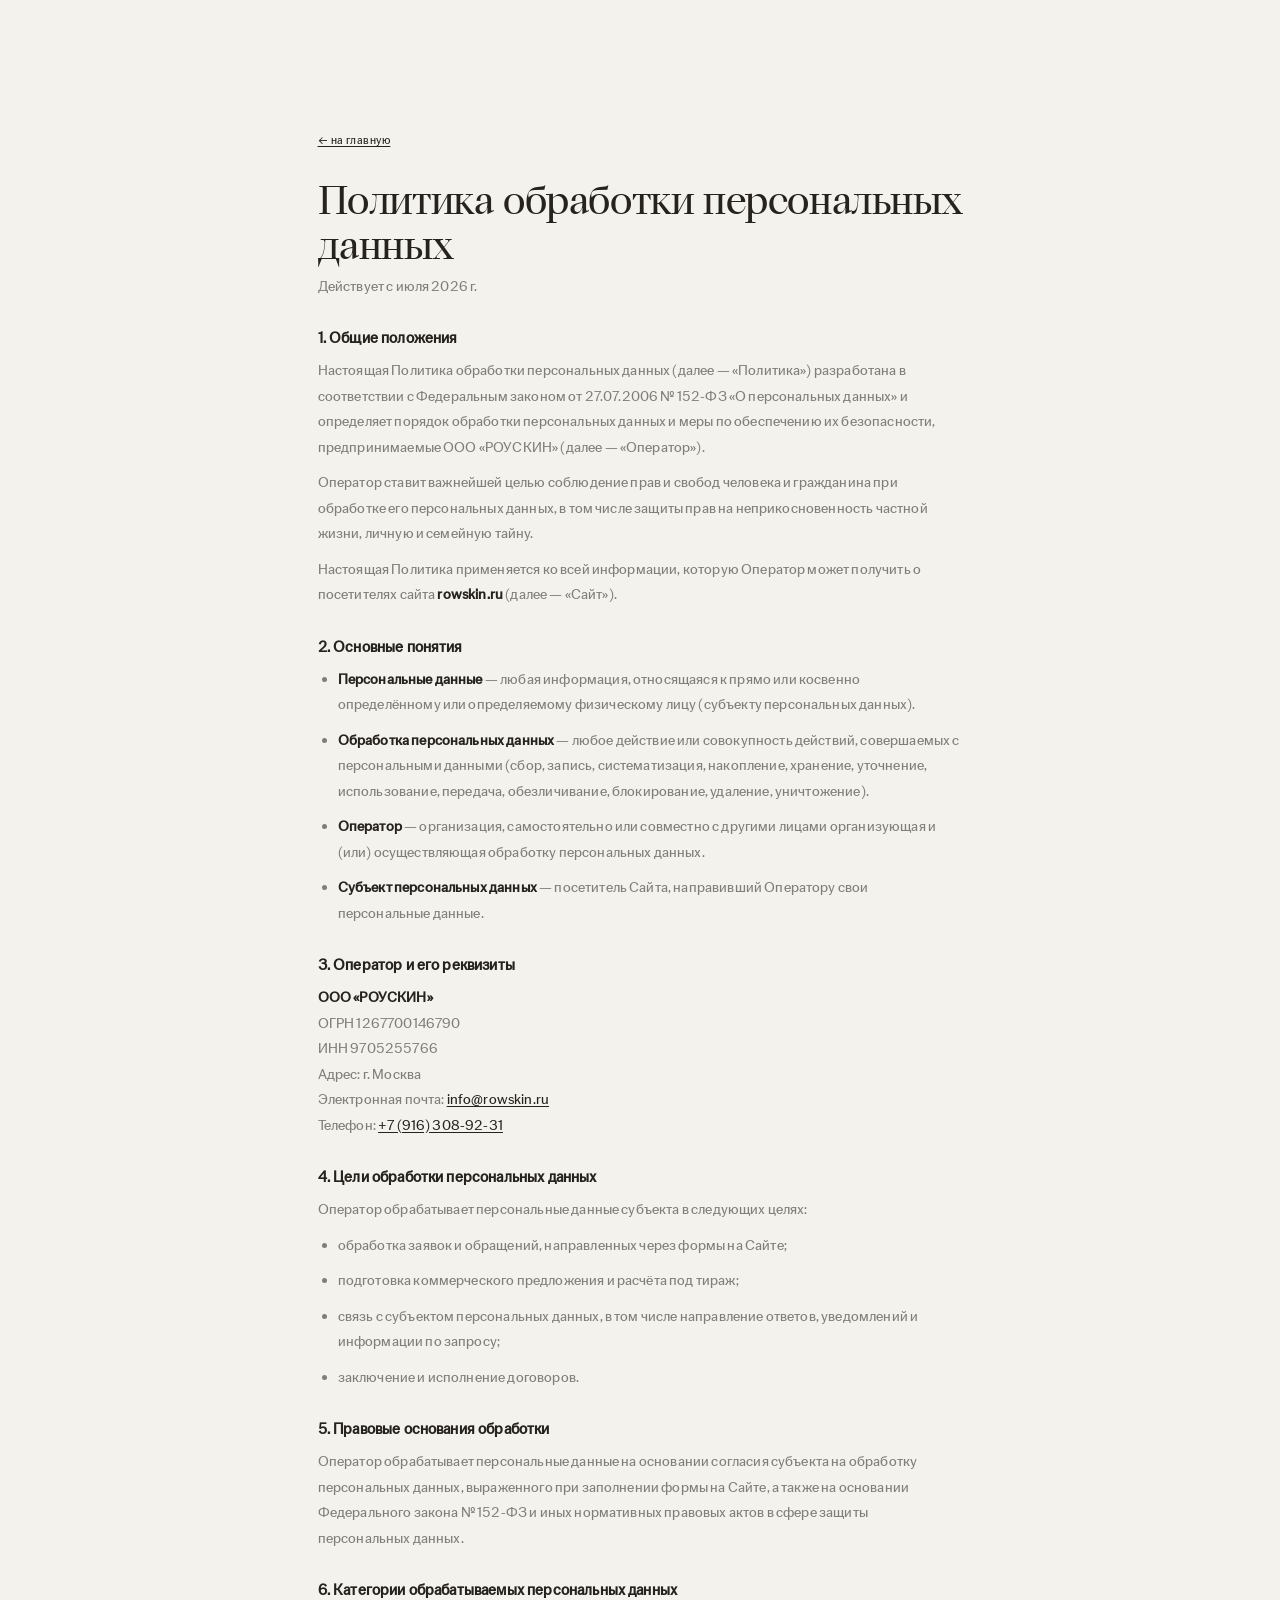
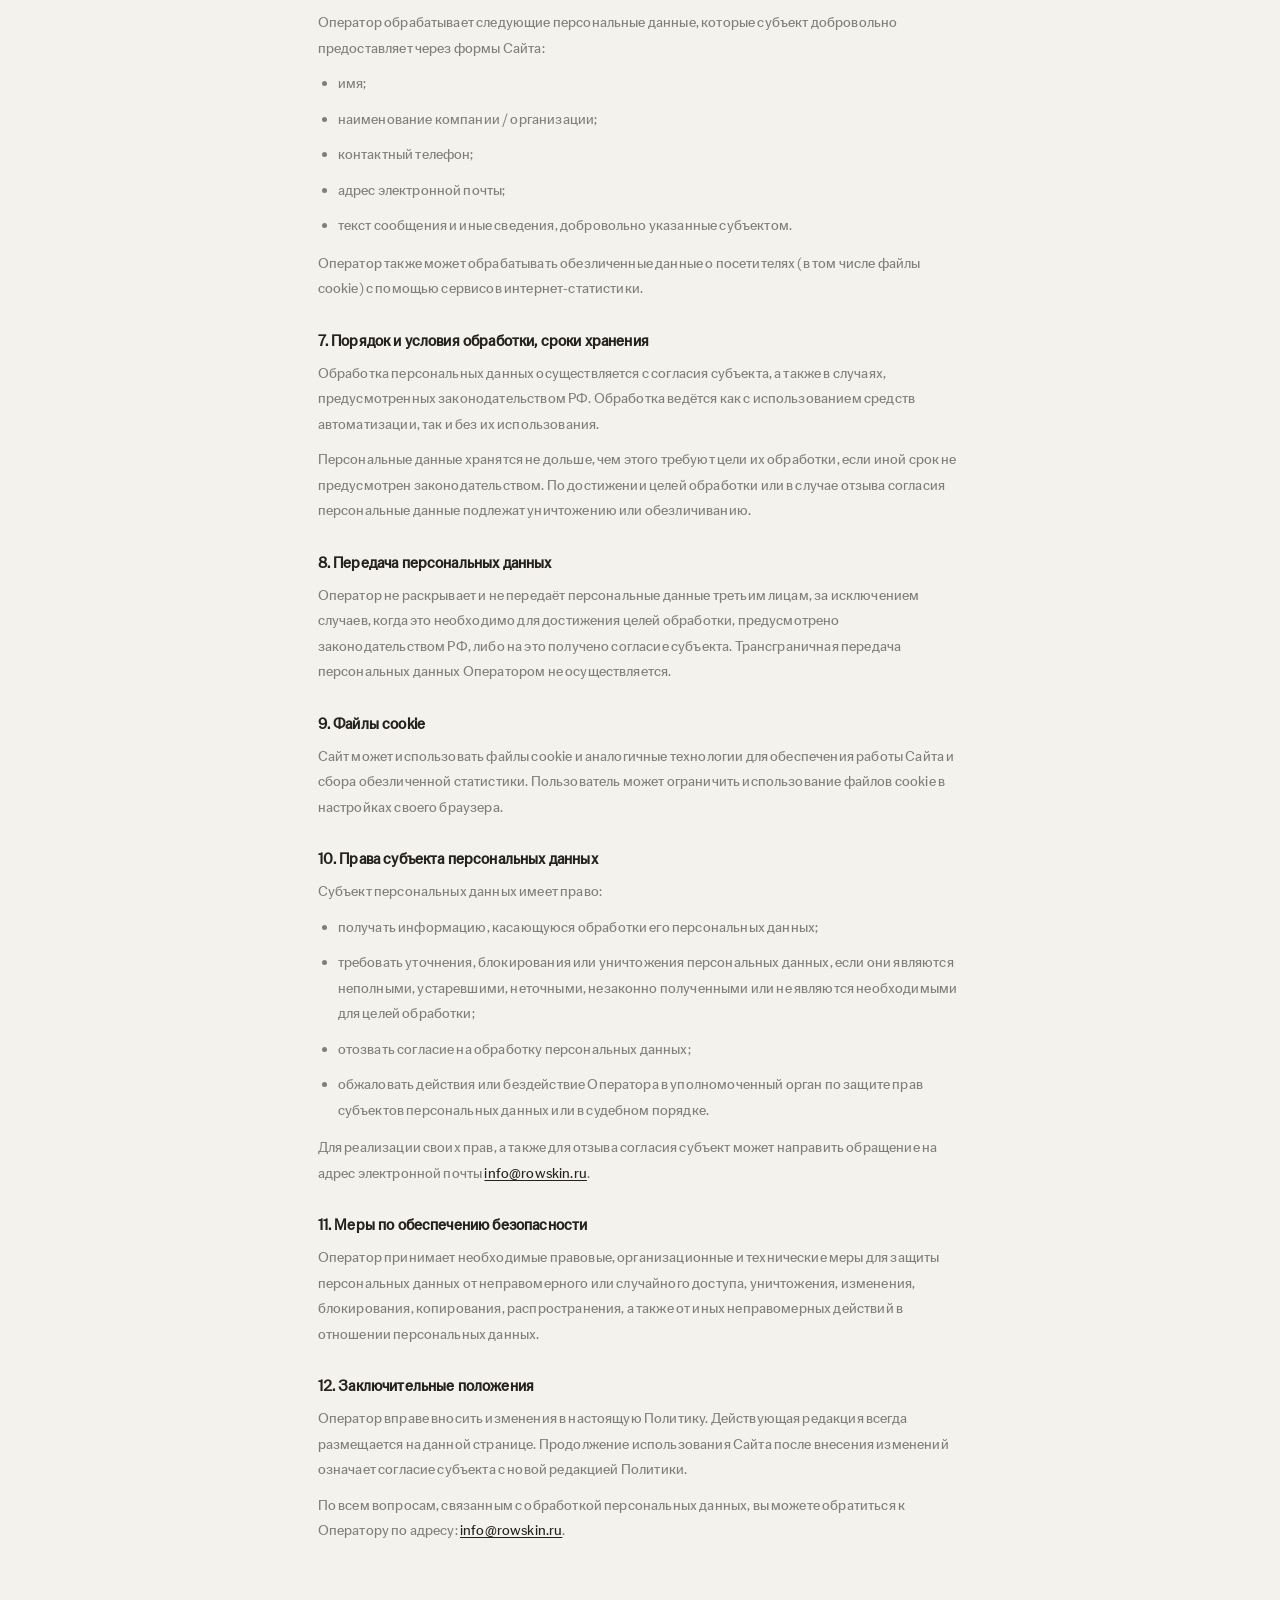
<file: privacy.html>
<!DOCTYPE html>
<html lang="ru">
<head>
<meta charset="UTF-8" />
<meta name="viewport" content="width=device-width, initial-scale=1.0" />
<title>Политика обработки персональных данных — rowskin</title>
<meta name="description" content="Политика обработки персональных данных ООО «РОУСКИН»." />
<meta name="theme-color" content="#ECE6D9" />
<link rel="icon" href="assets/favicon-r.png?v=2" type="image/png" />
<link rel="preload" as="font" type="font/woff2" href="assets/fonts/CoFoGothic-Regular.woff2" crossorigin />
<link rel="preload" as="font" type="font/woff2" href="assets/fonts/TTLivretDisplay-Regular.woff2" crossorigin />
<link rel="stylesheet" href="styles.css" />
</head>
<body>
<main class="legal">
  <a class="legal-back" href="index.html">← на главную</a>
  <h1>Политика обработки персональных данных</h1>
  <p class="legal-updated">Действует с июля 2026 г.</p>

  <h2>1. Общие положения</h2>
  <p>Настоящая Политика обработки персональных данных (далее — «Политика») разработана в соответствии с Федеральным законом от 27.07.2006 № 152-ФЗ «О персональных данных» и определяет порядок обработки персональных данных и меры по обеспечению их безопасности, предпринимаемые ООО «РОУСКИН» (далее — «Оператор»).</p>
  <p>Оператор ставит важнейшей целью соблюдение прав и свобод человека и гражданина при обработке его персональных данных, в том числе защиты прав на неприкосновенность частной жизни, личную и семейную тайну.</p>
  <p>Настоящая Политика применяется ко всей информации, которую Оператор может получить о посетителях сайта <strong>rowskin.ru</strong> (далее — «Сайт»).</p>

  <h2>2. Основные понятия</h2>
  <ul>
    <li><strong>Персональные данные</strong> — любая информация, относящаяся к прямо или косвенно определённому или определяемому физическому лицу (субъекту персональных данных).</li>
    <li><strong>Обработка персональных данных</strong> — любое действие или совокупность действий, совершаемых с персональными данными (сбор, запись, систематизация, накопление, хранение, уточнение, использование, передача, обезличивание, блокирование, удаление, уничтожение).</li>
    <li><strong>Оператор</strong> — организация, самостоятельно или совместно с другими лицами организующая и (или) осуществляющая обработку персональных данных.</li>
    <li><strong>Субъект персональных данных</strong> — посетитель Сайта, направивший Оператору свои персональные данные.</li>
  </ul>

  <h2>3. Оператор и его реквизиты</h2>
  <p>
    <strong>ООО «РОУСКИН»</strong><br />
    ОГРН 1267700146790<br />
    ИНН 9705255766<br />
    Адрес: г. Москва<br />
    Электронная почта: <a href="mailto:info@rowskin.ru">info@rowskin.ru</a><br />
    Телефон: <a href="tel:+79163089231">+7 (916) 308-92-31</a>
  </p>

  <h2>4. Цели обработки персональных данных</h2>
  <p>Оператор обрабатывает персональные данные субъекта в следующих целях:</p>
  <ul>
    <li>обработка заявок и обращений, направленных через формы на Сайте;</li>
    <li>подготовка коммерческого предложения и расчёта под тираж;</li>
    <li>связь с субъектом персональных данных, в том числе направление ответов, уведомлений и информации по запросу;</li>
    <li>заключение и исполнение договоров.</li>
  </ul>

  <h2>5. Правовые основания обработки</h2>
  <p>Оператор обрабатывает персональные данные на основании согласия субъекта на обработку персональных данных, выраженного при заполнении формы на Сайте, а также на основании Федерального закона № 152-ФЗ и иных нормативных правовых актов в сфере защиты персональных данных.</p>

  <h2>6. Категории обрабатываемых персональных данных</h2>
  <p>Оператор обрабатывает следующие персональные данные, которые субъект добровольно предоставляет через формы Сайта:</p>
  <ul>
    <li>имя;</li>
    <li>наименование компании / организации;</li>
    <li>контактный телефон;</li>
    <li>адрес электронной почты;</li>
    <li>текст сообщения и иные сведения, добровольно указанные субъектом.</li>
  </ul>
  <p>Оператор также может обрабатывать обезличенные данные о посетителях (в том числе файлы cookie) с помощью сервисов интернет-статистики.</p>

  <h2>7. Порядок и условия обработки, сроки хранения</h2>
  <p>Обработка персональных данных осуществляется с согласия субъекта, а также в случаях, предусмотренных законодательством РФ. Обработка ведётся как с использованием средств автоматизации, так и без их использования.</p>
  <p>Персональные данные хранятся не дольше, чем этого требуют цели их обработки, если иной срок не предусмотрен законодательством. По достижении целей обработки или в случае отзыва согласия персональные данные подлежат уничтожению или обезличиванию.</p>

  <h2>8. Передача персональных данных</h2>
  <p>Оператор не раскрывает и не передаёт персональные данные третьим лицам, за исключением случаев, когда это необходимо для достижения целей обработки, предусмотрено законодательством РФ, либо на это получено согласие субъекта. Трансграничная передача персональных данных Оператором не осуществляется.</p>

  <h2>9. Файлы cookie</h2>
  <p>Сайт может использовать файлы cookie и аналогичные технологии для обеспечения работы Сайта и сбора обезличенной статистики. Пользователь может ограничить использование файлов cookie в настройках своего браузера.</p>

  <h2>10. Права субъекта персональных данных</h2>
  <p>Субъект персональных данных имеет право:</p>
  <ul>
    <li>получать информацию, касающуюся обработки его персональных данных;</li>
    <li>требовать уточнения, блокирования или уничтожения персональных данных, если они являются неполными, устаревшими, неточными, незаконно полученными или не являются необходимыми для целей обработки;</li>
    <li>отозвать согласие на обработку персональных данных;</li>
    <li>обжаловать действия или бездействие Оператора в уполномоченный орган по защите прав субъектов персональных данных или в судебном порядке.</li>
  </ul>
  <p>Для реализации своих прав, а также для отзыва согласия субъект может направить обращение на адрес электронной почты <a href="mailto:info@rowskin.ru">info@rowskin.ru</a>.</p>

  <h2>11. Меры по обеспечению безопасности</h2>
  <p>Оператор принимает необходимые правовые, организационные и технические меры для защиты персональных данных от неправомерного или случайного доступа, уничтожения, изменения, блокирования, копирования, распространения, а также от иных неправомерных действий в отношении персональных данных.</p>

  <h2>12. Заключительные положения</h2>
  <p>Оператор вправе вносить изменения в настоящую Политику. Действующая редакция всегда размещается на данной странице. Продолжение использования Сайта после внесения изменений означает согласие субъекта с новой редакцией Политики.</p>
  <p>По всем вопросам, связанным с обработкой персональных данных, вы можете обратиться к Оператору по адресу: <a href="mailto:info@rowskin.ru">info@rowskin.ru</a>.</p>
</main>
</body>
</html>
</file>
<file: styles.css>
/* =========================================================
   rowskin — bespoke editorial (Hyeja-inspired)
   bone canvas · Cormorant display · bilingual labels · parallax + sticky
   ========================================================= */
@font-face{font-family:'CoFo Gothic';src:url('assets/fonts/CoFoGothic-Regular.woff2') format('woff2'),url('assets/fonts/CoFoGothic-Regular.woff') format('woff');font-weight:400;font-style:normal;font-display:swap}
@font-face{font-family:'CoFo Gothic';src:url('assets/fonts/CoFoGothic-Thin.woff2') format('woff2');font-weight:200;font-style:normal;font-display:swap}
@font-face{font-family:'TT Livret Subhead';src:url('assets/fonts/TTLivretDisplay-Regular.woff2') format('woff2');font-weight:400;font-style:normal;font-display:swap}

:root{
  --bg:#F4F2EC; --surface:#FBFAF6; --surface-2:#E8E4D9; --ink:#26231F;
  --muted:rgba(38,35,31,.56); --faint:rgba(38,35,31,.36); --line:rgba(38,35,31,.15); --line-soft:rgba(38,35,31,.07);
  --accent:#262320; --iris:#6E5AA6;
  --sans:'CoFo Gothic','Helvetica Neue','Segoe UI',Arial,sans-serif;
  --display:'TT Livret Subhead',Georgia,'Times New Roman',serif;
  --container:1280px; --gutter:clamp(22px,4.5vw,72px); --ease:cubic-bezier(.22,.61,.36,1);
  --fs-body:16px;
}
*,*::before,*::after{margin:0;padding:0;box-sizing:border-box}
html{scroll-behavior:smooth;-webkit-text-size-adjust:100%;scroll-padding-top:0}
body{font-family:var(--sans);font-weight:400;font-size:var(--fs-body);color:var(--ink);background:var(--bg);
  line-height:1.7;letter-spacing:.01em;-webkit-font-smoothing:antialiased;overflow-x:hidden}
img{max-width:100%;display:block}
a{color:inherit;text-decoration:none}
button{font:inherit;color:inherit;background:none;border:none;cursor:pointer}
ul,ol{list-style:none}
input,textarea{font:inherit;color:inherit}
::selection{background:var(--accent);color:#fff}
.container{width:100%;max-width:var(--container);margin-inline:auto;padding-inline:var(--gutter)}

/* type primitives */
.label{font:500 12px var(--sans);letter-spacing:.02em;text-transform:none;color:var(--muted)}
.label::before{content:none}
.lat{display:none}
/* stylized SVG wordmarks (recolor via currentColor) */
.sr-only{position:absolute!important;width:1px;height:1px;padding:0;margin:-1px;overflow:hidden;clip:rect(0 0 0 0);white-space:nowrap;border:0}
.wm{display:inline-block;fill:currentColor;width:auto;vertical-align:middle}
.label .wm{height:15px}
.hero-shop .wm{height:16px}
.footer-sig{display:inline-flex;align-items:center;gap:15px}
.footer-sig .wm{height:13px}
svg.footer-logo{height:22px;width:auto;fill:currentColor}
.h2{font-family:var(--display);font-weight:400;font-size:clamp(20px,2.2vw,30px);line-height:1.08;letter-spacing:-.018em;color:var(--ink)}
.inline-logo{height:.64em;width:auto;display:inline-block;vertical-align:baseline;margin-left:.12em;position:relative;top:.03em}
.it{font-style:normal;color:var(--accent)}
.muted-line{font-size:var(--fs-body);line-height:1.75;color:var(--muted);max-width:42ch;margin-top:20px}
.btn{display:inline-flex;align-items:center;justify-content:center;gap:.6em;background:var(--ink);color:var(--surface);
  font:500 12px var(--sans);letter-spacing:.16em;text-transform:uppercase;padding:16px 32px;transition:background .25s,transform .15s}
.btn:hover{background:#000}.btn:active{transform:translateY(1px)}.btn-block{width:100%}
.link-arrow{display:inline-flex;align-items:center;gap:.7em;font:500 12px var(--sans);letter-spacing:.16em;text-transform:uppercase;
  color:var(--ink);border-bottom:1px solid var(--line);padding-bottom:8px;width:fit-content;transition:gap .3s var(--ease),color .25s,border-color .25s}
.link-arrow:hover{gap:1.4em;color:var(--accent);border-color:var(--accent)}
.reveal{opacity:0;transform:translateY(26px);transition:opacity 1.1s var(--ease),transform 1.1s var(--ease)}
.reveal.in{opacity:1;transform:none}
[data-emblem]{display:inline-block;background:url(assets/emblem-r.png) center/contain no-repeat}
.media-parallax{position:absolute;inset:0;overflow:hidden}
.media-parallax img{position:absolute;inset:0;width:100%;height:100%;object-fit:cover;will-change:transform}

/* HEADER */
.site-header{position:fixed;top:0;left:0;right:0;z-index:60;transition:background .3s,border-color .3s,backdrop-filter .3s;border-bottom:1px solid transparent}
.site-header.scrolled{background:transparent;backdrop-filter:none;-webkit-backdrop-filter:none;border-bottom-color:transparent}
.site-header.hdr-dark{background:transparent;backdrop-filter:none;-webkit-backdrop-filter:none;border-bottom-color:transparent}
.site-header.hdr-dark .brand-logo{filter:brightness(0) invert(1)}
.header-inner{display:flex;align-items:center;justify-content:space-between;gap:1.5rem;height:84px;padding-inline:var(--gutter);max-width:1640px;margin-inline:auto}
.brand-logo{height:21px;width:auto}
.brand{display:inline-flex;opacity:0;pointer-events:none;transition:opacity .45s var(--ease)}
.site-header.logo-on .brand{opacity:1;pointer-events:auto}
.nav-cluster{display:flex;align-items:center;gap:7px}
.nav{display:flex;gap:7px}
.nav a,.cart-toggle{display:inline-flex;align-items:center;gap:.5em;font:400 13px var(--display);letter-spacing:.005em;color:var(--ink);background:var(--surface);border:1px solid var(--line-soft);border-radius:40px;padding:3px 14px;transition:background .2s,color .2s}
.header-right{display:flex;align-items:center;gap:clamp(16px,2.4vw,40px)}
.nav a:hover,.cart-toggle:hover{background:var(--ink);color:var(--surface)}
.cart-count{min-width:18px;height:18px;padding:0 5px;border-radius:10px;background:var(--accent);color:#fff;font:500 10px var(--sans);display:inline-flex;align-items:center;justify-content:center}
.cart-count[data-count="0"]{display:none}.cart-count.bump{transform:scale(1.35)}
.menu-toggle{display:none;flex-direction:column;gap:5px;padding:8px 2px}
.menu-toggle span{width:22px;height:1.5px;background:var(--ink);transition:transform .3s}
.menu-toggle[aria-expanded="true"] span:first-child{transform:translateY(6.5px) rotate(45deg)}
.menu-toggle[aria-expanded="true"] span:last-child{transform:translateY(-6.5px) rotate(-45deg)}
.mobile-menu{position:fixed;inset:0 0 auto 0;z-index:55;background:var(--surface);padding:96px var(--gutter) 2rem;transform:translateY(-110%);transition:transform .4s var(--ease);visibility:hidden}
.mobile-menu.open{transform:translateY(0);visibility:visible}
.mobile-menu nav{display:flex;flex-direction:column;gap:1rem}
.mobile-menu a{font-family:var(--display);font-size:30px;font-weight:300;font-style:normal}

/* HERO — scroll-morph: r.o.w. ⟷ headline · logo ⟷ animation, image fixed */
.anchor{position:absolute;top:-90px;left:0}
.hero{position:relative;min-height:186vh;background:var(--bg)}
.hero-pin{position:sticky;top:0;height:100vh;display:grid;grid-template-columns:50% 50%;grid-template-rows:1fr auto;overflow:hidden}
.hero-left{position:relative;grid-column:1;grid-row:1;overflow:hidden}
.hero-roll{position:absolute;left:0;right:0;top:0;height:200%;will-change:transform}
.hero-slide{height:50%;display:flex;flex-direction:column;justify-content:center;padding:0 var(--gutter)}
.row-list{display:flex;flex-direction:column;gap:clamp(48px,8.5vh,104px);max-width:42ch}
.st-row .bf-item{position:relative;padding-left:clamp(64px,7vw,112px)}
.st-row .bf-item::before{content:"";position:absolute;left:0;top:50%;transform:translateY(-52%);width:clamp(50px,6vw,96px);height:clamp(50px,6vw,96px);background:no-repeat left center/contain;opacity:.2;pointer-events:none}
.st-row .bf-item[data-i="r"]::before{background-image:url(assets/row-r.png)}
.st-row .bf-item[data-i="o"]::before{background-image:url(assets/row-o.png)}
.st-row .bf-item[data-i="w"]::before{background-image:url(assets/row-w.png)}
.bf-h{font-family:var(--display);font-weight:400;font-size:clamp(17px,1.5vw,20px);line-height:1;letter-spacing:-.01em;margin-bottom:8px;color:var(--ink)}
.bf-b{font:400 13px/1.55 var(--sans);color:var(--muted)}
.hero-title{font-family:var(--display);font-weight:400;font-size:clamp(32px,3.8vw,54px);line-height:1.06;letter-spacing:-.02em;max-width:13ch}
.hero-cols{display:flex;flex-direction:column;align-items:flex-start;gap:4px;margin-top:clamp(18px,2.2vw,30px)}
.hero-sub{font:400 14px/1.5 var(--sans);color:var(--ink)}
.hero-note{font:400 14px/1.5 var(--sans);color:var(--ink)}
.hero-shop{display:inline-flex;align-items:center;gap:.6em;margin-top:clamp(30px,3.4vw,44px);font:500 12px var(--sans);letter-spacing:.14em;text-transform:uppercase;color:var(--ink);width:fit-content;border-bottom:1px solid var(--line);padding-bottom:7px;transition:gap .3s var(--ease)}
.hero-shop:hover{gap:1.2em}
.hero-media{grid-column:2;grid-row:1;position:relative;overflow:hidden;background:var(--bg)}
.hero-img{position:absolute;inset:0;width:100%;height:100%;object-fit:cover;will-change:opacity}
.hero-bw{opacity:0;will-change:opacity}
.ov-scrim{position:absolute;inset:0;z-index:1;background:radial-gradient(62% 48% at 50% 50%,rgba(16,22,28,.24),rgba(16,22,28,0) 78%);pointer-events:none;will-change:opacity}
.hero-ov{position:absolute;left:50%;top:50%;transform:translate(-50%,-50%);pointer-events:none}
.ov-logo{z-index:3;width:min(52%,440px);height:auto;will-change:opacity}
.ov-anim{z-index:2;width:min(82%,540px);height:auto;opacity:0;mix-blend-mode:darken}
.hero-bar{grid-column:1/3;grid-row:2;display:flex;align-items:center;justify-content:space-between;gap:1rem;flex-wrap:wrap;padding:15px var(--gutter);border-top:1px solid var(--line);font:500 12px var(--sans);letter-spacing:.08em;text-transform:uppercase;color:var(--muted)}
.hero-bar-made{color:var(--muted)}
.hero-bar-cta{font:inherit;color:var(--ink);display:inline-flex;align-items:center;gap:.5em;transition:gap .3s var(--ease)}
.hero-bar-cta:hover{gap:1.1em}

/* SECTIONS */
.section{padding-block:clamp(80px,12vw,160px)}
.section>.container>.label{margin-bottom:clamp(30px,4vw,52px)}

/* ACTIVE INGREDIENT — full-bleed feature (delta bg), centered one-line title, right body */
.feature{position:relative;min-height:100vh;overflow:hidden;background:var(--ink);display:flex;align-items:center}
.feature-bg{position:absolute;inset:0;overflow:hidden;z-index:0}
.feature-bg img{position:absolute;inset:0;width:100%;height:100%;object-fit:cover;will-change:transform}
.feature-bg::after{content:"";position:absolute;inset:0;background:linear-gradient(180deg,rgba(18,22,16,.4) 0%,rgba(18,22,16,.12) 42%,rgba(18,22,16,.44) 100%)}
.feature-label{position:absolute;top:clamp(92px,14vh,128px);left:var(--gutter);z-index:2;color:rgba(255,255,255,.86)}
.feature-title{position:relative;z-index:2;width:100%;text-align:center;color:#fff;font-family:var(--display);font-weight:400;font-size:clamp(19px,2.7vw,40px);line-height:1.1;letter-spacing:-.015em;margin:0;white-space:nowrap}
.feature-aside{position:absolute;right:var(--gutter);bottom:clamp(30px,8vh,72px);z-index:2;width:min(34ch,33%);text-align:left}
.feature-body{font:400 13px/1.7 var(--sans);color:rgba(255,255,255,.82);max-width:none}
@media (max-width:900px){
  /* keep label/title/body overlaid on the bubble image (not stacked beneath) */
  .feature{min-height:86vh}
  .feature-bg::after{background:linear-gradient(180deg,rgba(18,22,16,.46) 0%,rgba(18,22,16,.16) 42%,rgba(18,22,16,.52) 100%)}
  .feature-label{top:clamp(84px,13vh,116px)}
  .feature-title{font-size:clamp(23px,6vw,34px);white-space:normal;max-width:15ch;padding:0 var(--gutter)}
  .feature-aside{width:auto;left:var(--gutter);right:var(--gutter);bottom:clamp(26px,7vh,54px)}
}

/* CATALOG — horizontal best-sellers layout: tabs left, scrolling product row right */
.catalog-sec{padding-block:clamp(64px,10vw,140px)}
.catalog-layout{display:grid;grid-template-columns:clamp(148px,16vw,208px) 1fr;gap:clamp(26px,4vw,58px);align-items:start}
.catalog-main{min-width:0}
.catalog-side{position:sticky;top:110px;display:flex;flex-direction:column;gap:14px}
.catalog-label{margin-bottom:clamp(10px,2vh,22px);color:var(--ink)}
.cat-anim{width:auto;max-width:320px;height:auto;display:block;margin:clamp(26px,5vh,58px) 0 0 calc(-1 * clamp(16px,3.5vw,60px));-webkit-mask:radial-gradient(closest-side at 50% 50%,#000 42%,rgba(0,0,0,.4) 72%,transparent 100%);mask:radial-gradient(closest-side at 50% 50%,#000 42%,rgba(0,0,0,.4) 72%,transparent 100%)}
.filters{display:flex;flex-direction:column;gap:11px;border:none;padding:0;margin:0}
.filter{font:500 13px var(--sans);letter-spacing:.02em;text-transform:none;color:var(--faint);text-align:left;padding:0 0 2px;border:none;border-bottom:1px solid transparent;width:fit-content;transition:color .2s,border-color .2s}
.filter:hover{color:var(--ink)}
.filter.active{color:var(--ink);border-color:var(--accent)}
.subfilters{display:flex;flex-direction:column;gap:7px;margin:9px 0 2px;padding-left:14px;border-left:1px solid var(--line)}
.subfilter{font:500 12px var(--sans);letter-spacing:.02em;color:var(--faint);text-align:left;padding:0 0 2px;border:none;border-bottom:1px solid transparent;width:fit-content;transition:color .2s,border-color .2s}
.subfilter:hover{color:var(--muted)}
.subfilter.active{color:var(--ink);border-color:var(--accent)}
.catalog-count{font:500 12px var(--sans);letter-spacing:.04em;color:var(--faint)}
.catalog-nav{display:flex;gap:20px;margin-top:clamp(20px,3vh,34px)}
.cat-arrow{border:none;border-radius:0;background:none;padding:0;font-size:24px;line-height:1;color:var(--ink);transition:opacity .2s,transform .25s var(--ease)}
.cat-arrow:hover{transform:translateX(-2px)}
.cat-arrow#catNext:hover{transform:translateX(2px)}
.cat-arrow:disabled{opacity:.22;pointer-events:none}
.product-row{display:flex;gap:clamp(16px,1.8vw,30px);overflow-x:auto;scroll-snap-type:x proximity;padding-bottom:8px;scrollbar-width:none;-ms-overflow-style:none}
.product-row::-webkit-scrollbar{display:none}
.product-card{flex:0 0 clamp(176px,18.5vw,216px);scroll-snap-align:start;display:flex;flex-direction:column}
/* category switch — directional slide, no bounce */
.product-row.leave-up .product-card{opacity:0;transform:translateY(-46px);transition:opacity .3s ease,transform .3s ease}
.product-row.leave-down .product-card{opacity:0;transform:translateY(46px);transition:opacity .3s ease,transform .3s ease}
.product-row.enter-below .product-card{animation:enterBelow .5s ease both}
.product-row.enter-above .product-card{animation:enterAbove .5s ease both}
@keyframes enterBelow{from{opacity:0;transform:translateY(46px)}to{opacity:1;transform:none}}
@keyframes enterAbove{from{opacity:0;transform:translateY(-46px)}to{opacity:1;transform:none}}
.product-visual{position:relative;aspect-ratio:4/5;background:#f3eeea;overflow:hidden;display:flex;align-items:center;justify-content:center;margin-bottom:13px}
.product-cat{position:absolute;top:11px;left:11px;font:500 9px var(--sans);letter-spacing:.16em;text-transform:uppercase;color:var(--faint)}
.product-img{position:absolute;inset:0;width:100%;height:100%;object-fit:cover;transition:opacity .5s var(--ease),transform .5s var(--ease)}
.product-img-alt{opacity:0;transform:scale(.66)}            /* 50 ml reads smaller than the 350 ml */
.product-card.show-50 .product-img:not(.product-img-alt){opacity:0}
.product-card.show-50 .product-img-alt{opacity:1}
.product-emb{width:34%;aspect-ratio:1;color:var(--accent);opacity:.4}
.product-line{display:flex;justify-content:space-between;align-items:baseline;gap:10px}
.product-name{font-family:var(--display);font-weight:400;font-size:15px;line-height:1.15;letter-spacing:-.01em;color:var(--ink)}
.product-price{font:400 12px var(--sans);letter-spacing:.01em;color:var(--muted);white-space:nowrap}
.product-sub{font:400 11px/1.5 var(--sans);color:var(--faint);margin-top:5px}
.add-btn{margin-top:13px;font:500 11px var(--sans);letter-spacing:.1em;text-transform:uppercase;color:var(--muted);background:none;border:0;border-bottom:1px solid var(--line);border-radius:0;padding:0 0 3px;width:fit-content;transition:color .2s,border-color .2s;white-space:nowrap}
.add-btn:hover{color:var(--ink);border-color:var(--ink)}.add-btn.added{color:var(--accent);border-color:var(--accent)}
.buy{margin-top:16px;display:flex;flex-direction:column;gap:13px}
.buy-sizes{display:inline-flex;gap:16px}
.buy-size{font:500 11px var(--sans);letter-spacing:.08em;text-transform:uppercase;color:var(--faint);background:none;border:0;padding:0 0 3px;border-bottom:1px solid transparent;cursor:pointer;transition:color .2s,border-color .2s}
.buy-size:hover{color:var(--muted)}
.buy-size.is-on{color:var(--ink);border-color:var(--ink)}
.buy-row{display:flex;align-items:center;justify-content:space-between;gap:10px}
.qstep{display:inline-flex;align-items:center;border:1px solid var(--line);border-radius:40px;height:30px}
.qstep .qbtn{width:28px;height:28px;font-size:15px;line-height:1;color:var(--muted);background:none;border:0;cursor:pointer;transition:color .2s}
.qstep .qbtn:hover{color:var(--ink)}
.qbtn:disabled{opacity:.25;cursor:default;pointer-events:none}
.qinput{width:46px;height:28px;text-align:center;font:500 12.5px var(--sans);color:var(--ink);background:none;border:0;border-left:1px solid var(--line);border-right:1px solid var(--line);padding:0}
.qinput:focus{outline:none;color:var(--accent)}
.buy-add{flex:none;width:30px;height:30px;border-radius:50%;border:0;background:var(--ink);color:var(--surface);font:400 17px/1 var(--sans);display:inline-flex;align-items:center;justify-content:center;cursor:pointer;transition:background .2s,transform .12s;padding:0}
.buy-add:hover{background:#000}
.buy-add:active{transform:scale(.9)}
.buy-add.added{background:var(--ink)}
.catalog-soon{display:flex;flex-direction:column;align-items:flex-start;gap:7px;padding:clamp(40px,9vh,88px) 2px;width:100%}
.catalog-soon-h{font:400 clamp(26px,2.6vw,36px) var(--sans);letter-spacing:0;color:var(--ink)}
.catalog-soon-sub{font:400 13px var(--sans);color:var(--faint)}
.product-row.is-soon{display:block;overflow:visible}
#productGrid.is-soon ~ .catalog-nav{display:none}

/* BRANDING */
.branding-grid{display:grid;grid-template-columns:1fr 1fr;gap:clamp(30px,5vw,80px);align-items:center}
.branding-copy{display:flex;flex-direction:column}
.branding-copy .label{margin-bottom:26px}
.branding-copy .h2{max-width:14ch;margin:0 0 22px}
.config-controls{display:flex;flex-direction:column;gap:20px;align-items:flex-start;margin-top:14px}
.upload{display:flex;flex-direction:column;align-items:flex-start;gap:8px;cursor:pointer}.upload.drag{opacity:.6}
.upload-btn{align-self:flex-start;white-space:nowrap}
.upload-btn{display:inline-flex;align-items:center;gap:.5em;font:400 13px var(--display);letter-spacing:.005em;color:var(--ink);background:var(--surface);border:1px solid var(--line-soft);border-radius:40px;padding:7px 20px;transition:background .2s,color .2s}
.upload:hover .upload-btn{background:var(--ink);color:var(--bg);border-color:var(--ink)}
.upload-hint{font:400 12px var(--sans);color:var(--faint)}
.soft-stage{position:relative;display:flex;align-items:center;justify-content:center;background:#f3eeea;overflow:hidden;aspect-ratio:4/5}
.config-bottle{position:relative;z-index:1;height:96%;display:flex;align-items:center;justify-content:center}
.config-img{height:100%;width:auto;display:block}
.bottle-partner{position:absolute;top:45.8%;left:66%;transform:translate(-50%,-50%);width:23%;aspect-ratio:1;display:flex;align-items:center;justify-content:center}
.bottle-partner img{max-width:100%;max-height:100%;width:auto;height:auto;object-fit:contain;opacity:.92}
.partner-placeholder{width:100%;height:100%;display:flex;align-items:center;justify-content:center;text-align:center;font:500 8.5px var(--sans);letter-spacing:.12em;text-transform:uppercase;color:var(--faint);border:1px dashed var(--line)}

/* SPECIAL */
.special-sec{position:relative;min-height:100vh;display:flex;align-items:center;overflow:hidden}
.special-bg{z-index:0}
.special-sec::after{content:"";position:absolute;inset:0;z-index:1;background:linear-gradient(90deg,rgba(236,230,217,.92) 0%,rgba(236,230,217,.62) 40%,rgba(236,230,217,.08) 100%)}
.special-card{position:relative;z-index:2;max-width:600px}
.special-card .label{margin-bottom:22px;color:var(--ink)}
.special-title{font-style:normal;margin-bottom:18px}
.special-body{font-size:clamp(16px,1.6vw,20px);line-height:1.6;color:var(--muted);max-width:38ch}
.special-card .link-arrow{margin-top:clamp(28px,3.5vw,44px)}

/* FAQ */
.faq{border-top:1px solid var(--line);max-width:900px}
.faq-item{border-bottom:1px solid var(--line)}
.faq-q{width:100%;display:flex;justify-content:space-between;align-items:center;gap:1rem;padding:24px 0;text-align:left;font-family:var(--display);font-weight:400;font-size:clamp(17px,1.6vw,22px)}
.faq-q .ico{flex:0 0 auto;width:16px;height:16px;position:relative}
.faq-q .ico::before,.faq-q .ico::after{content:"";position:absolute;background:var(--accent);transition:opacity .3s,transform .3s}
.faq-q .ico::before{top:50%;left:0;right:0;height:1px;transform:translateY(-50%)}
.faq-q .ico::after{left:50%;top:0;bottom:0;width:1px;transform:translateX(-50%)}
.faq-item.open .ico::after{opacity:0}
.faq-a{max-height:0;overflow:hidden;transition:max-height .4s var(--ease)}
.faq-a p{padding:0 0 30px;font-size:var(--fs-body);line-height:1.75;color:var(--muted);max-width:72ch}

/* FOOTER */
.site-footer{background:transparent;border-top:1px solid var(--line);padding-block:clamp(60px,8vw,110px) 28px}
.footer-top{display:flex;justify-content:space-between;align-items:center;flex-wrap:wrap;gap:2rem;padding-bottom:clamp(48px,6vw,80px);border-bottom:1px solid var(--line)}
.footer-cta{font-family:var(--display);font-weight:400;font-size:clamp(24px,3vw,40px);line-height:1.04;letter-spacing:-.02em;max-width:14ch}
.footer-inner{display:flex;align-items:flex-start;justify-content:space-between;gap:2rem;flex-wrap:wrap;margin-top:clamp(40px,5vw,64px)}
.footer-logo{height:26px;width:auto}
.footer-meta{display:flex;flex-direction:column;gap:.4rem;font-size:14px}
.footer-meta .c-label{display:none}.footer-meta a:hover{color:var(--accent)}
.footer-sig{font-family:var(--display);font-style:normal;font-size:22px;color:var(--accent)}
.footer-bottom{display:flex;justify-content:space-between;gap:1rem;flex-wrap:wrap;margin-top:clamp(34px,4vw,52px);padding-top:22px;border-top:1px solid var(--line);font-size:11px;letter-spacing:.06em;text-transform:uppercase;color:var(--faint)}
.footer-legal-link{color:var(--muted);text-decoration:underline;text-underline-offset:2px;transition:color .2s}
.footer-legal-link:hover{color:var(--ink)}
/* consent checkbox */
.consent{display:flex;align-items:flex-start;gap:10px;font:400 12px/1.5 var(--sans);color:var(--muted);cursor:pointer;margin-top:2px}
.consent input{margin-top:1px;width:15px;height:15px;flex:none;accent-color:var(--ink);cursor:pointer}
.consent a{color:var(--ink);text-decoration:underline;text-underline-offset:2px}
.consent.invalid{color:#b5462f}
.consent.invalid input{outline:1.5px solid #b5462f;outline-offset:1px}
/* legal document page */
.legal{max-width:760px;margin:0 auto;padding:clamp(96px,14vh,150px) var(--gutter) clamp(60px,10vh,100px)}
.legal-back{display:inline-block;font:500 12px var(--sans);letter-spacing:.04em;color:var(--muted);margin-bottom:30px;transition:color .2s}
.legal-back:hover{color:var(--ink)}
.legal h1{font-family:var(--display);font-weight:400;font-size:clamp(26px,3.4vw,40px);line-height:1.12;letter-spacing:-.01em;color:var(--ink);margin-bottom:6px}
.legal-updated{font:400 13px var(--sans);color:var(--faint);margin-bottom:34px}
.legal h2{font:600 16px var(--sans);color:var(--ink);margin:30px 0 10px}
.legal p,.legal li{font:400 15px/1.7 var(--sans);color:var(--muted);margin-bottom:10px}
.legal ul{list-style:disc;padding-left:20px;margin-bottom:12px}
.legal a{color:var(--ink);text-decoration:underline;text-underline-offset:2px}
.legal strong{color:var(--ink);font-weight:600}

/* CART + MODAL + TOAST (engine) */
.drawer-overlay,.modal-overlay{position:fixed;inset:0;background:rgba(28,24,18,.4);backdrop-filter:blur(2px);z-index:80;opacity:0;transition:opacity .3s}
.drawer-overlay.show,.modal-overlay.show{opacity:1}
.cart-drawer{position:fixed;top:0;right:0;height:100%;width:min(440px,92vw);z-index:90;background:var(--surface);transform:translateX(100%);transition:transform .42s var(--ease);display:flex;flex-direction:column}
.cart-drawer.open{transform:translateX(0)}
.cart-head{display:flex;justify-content:space-between;align-items:flex-start;padding:26px;border-bottom:1px solid var(--line)}
.cart-head .label{margin-bottom:8px}.cart-sub{font:400 12px var(--sans);color:var(--faint)}
.cart-close,.modal-close{font-size:16px;color:var(--faint);padding:.3em .5em;transition:color .2s}
.cart-close:hover,.modal-close:hover{color:var(--ink)}
.cart-items{flex:1;overflow-y:auto;padding:8px 26px;display:flex;flex-direction:column}
.cart-row{display:flex;gap:16px;padding:18px 0;border-bottom:1px solid var(--line-soft)}
.cart-thumb{flex:0 0 52px;height:64px;background:linear-gradient(160deg,var(--surface),var(--surface-2));display:flex;align-items:center;justify-content:center;border:1px solid var(--line-soft)}
.cart-thumb img{height:86%;width:auto;object-fit:contain}.cart-thumb .cart-emb{width:56%;aspect-ratio:1;color:var(--accent);margin:auto;opacity:.6}
.cart-row-main{flex:1;display:flex;flex-direction:column;gap:5px}
.cart-row-name{font-size:15px;line-height:1.25}.cart-row-name small{display:block;font:400 11px var(--sans);letter-spacing:.06em;color:var(--faint);margin-top:3px}
.cart-row-meta{font:400 12px var(--sans);color:var(--faint)}
.cart-row-foot{display:flex;align-items:center;justify-content:space-between;margin-top:4px}
.qty{display:inline-flex;align-items:center;gap:4px;border:1px solid var(--line);border-radius:40px}
.qty button{width:26px;height:26px;font-size:14px;color:var(--muted)}
.qty .cart-qin{width:46px;height:24px;text-align:center;font:500 13px var(--sans);color:var(--ink);background:none;border:0;border-left:1px solid var(--line);border-right:1px solid var(--line);padding:0}
.qty .cart-qin:focus{outline:none;color:var(--accent)}
.cart-remove{font:400 11px var(--sans);color:var(--faint);text-decoration:underline;text-underline-offset:2px}.cart-remove:hover{color:#a05a44}
.cart-empty{flex:1;display:flex;flex-direction:column;align-items:center;justify-content:center;gap:16px;text-align:center;padding:2rem;color:var(--muted)}
.cart-empty p{font-size:14px;line-height:1.6;max-width:30ch}.cart-empty-emblem{width:46px;height:46px;opacity:.26}
.cart-foot{padding:24px 26px;border-top:1px solid var(--line);background:var(--bg)}
.cart-total{display:flex;justify-content:space-between;align-items:baseline}
.cart-total span{font:500 11px var(--sans);letter-spacing:.14em;text-transform:uppercase;color:var(--faint)}.cart-total strong{font:500 16px var(--sans)}
.cart-foot-note{font:400 11px var(--sans);color:var(--faint);margin:8px 0 16px;line-height:1.45}
.modal-overlay{display:none;align-items:center;justify-content:center;padding:1.5rem}
.modal{position:relative;background:var(--surface);width:min(540px,100%);padding:clamp(28px,4vw,48px);max-height:92vh;overflow-y:auto}
.modal .label{margin-bottom:10px}.modal-close{position:absolute;top:14px;right:14px}
.modal-sub{font-size:14px;line-height:1.6;color:var(--muted);margin-bottom:26px;max-width:46ch}
.form{display:flex;flex-direction:column;gap:18px}.form-row{display:flex;gap:18px}.form-row .field{flex:1}
.field{display:flex;flex-direction:column;gap:7px}
.field span{font:500 11px var(--sans);letter-spacing:.1em;text-transform:uppercase;color:var(--faint)}
.field input,.field textarea{background:var(--bg);border:1px solid var(--line);padding:13px 14px;font-size:15px;transition:border-color .2s}
.field input:focus,.field textarea:focus{outline:none;border-color:var(--accent)}.field.invalid input,.field.invalid textarea{border-color:#b5604a}
.form-foot{display:flex;align-items:center;gap:1rem;flex-wrap:wrap}.form-status{font-size:13px;color:var(--muted)}
.toast{position:fixed;left:50%;bottom:26px;transform:translate(-50%,160%);z-index:120;background:var(--ink);color:var(--surface);padding:13px 22px;font-size:13px;display:flex;align-items:center;gap:.6em;opacity:0;visibility:hidden;transition:transform .4s var(--ease),opacity .4s,visibility .4s}
.toast.show{transform:translate(-50%,0);opacity:1;visibility:visible}.t-dot{width:6px;height:6px;border-radius:50%;background:var(--accent)}

/* RESPONSIVE */
@media (max-width:1024px){
  .nav{display:none}.menu-toggle{display:flex}
  /* hero → keep the scroll-morph; image on top, then text (avoids 2 images in a row) */
  .hero-pin{grid-template-columns:1fr;grid-template-rows:clamp(280px,46vh,400px) 1fr auto}
  .hero-media{grid-column:1;grid-row:1}
  .hero-left{grid-column:1;grid-row:2}
  .hero-bar{grid-column:1;grid-row:3}
  .row-list{max-width:none;gap:clamp(20px,3vh,34px)}
  /* keep header legible over the top image */
  .hero-media::before{content:"";position:absolute;inset:0 0 auto 0;height:120px;z-index:2;background:linear-gradient(180deg,rgba(236,230,217,.92),rgba(236,230,217,0));pointer-events:none}
  .branding-grid{grid-template-columns:1fr;gap:2.5rem}
  .catalog-layout{grid-template-columns:1fr;gap:24px}
  .catalog-side{position:static;flex-direction:row;align-items:center;gap:24px}
  .cat-anim{display:none}
  .filters{flex-direction:row;gap:22px}
}
@media (max-width:680px){
  .product-card{flex-basis:74vw}
  .form-row{flex-direction:column;gap:18px}
  .footer-top{flex-direction:column;align-items:flex-start;gap:1.5rem}
}
@media (prefers-reduced-motion:reduce){*{animation-duration:.001ms!important;transition-duration:.001ms!important;scroll-behavior:auto!important}.reveal{opacity:1;transform:none}.media-parallax img{transform:none!important}}
</file>
